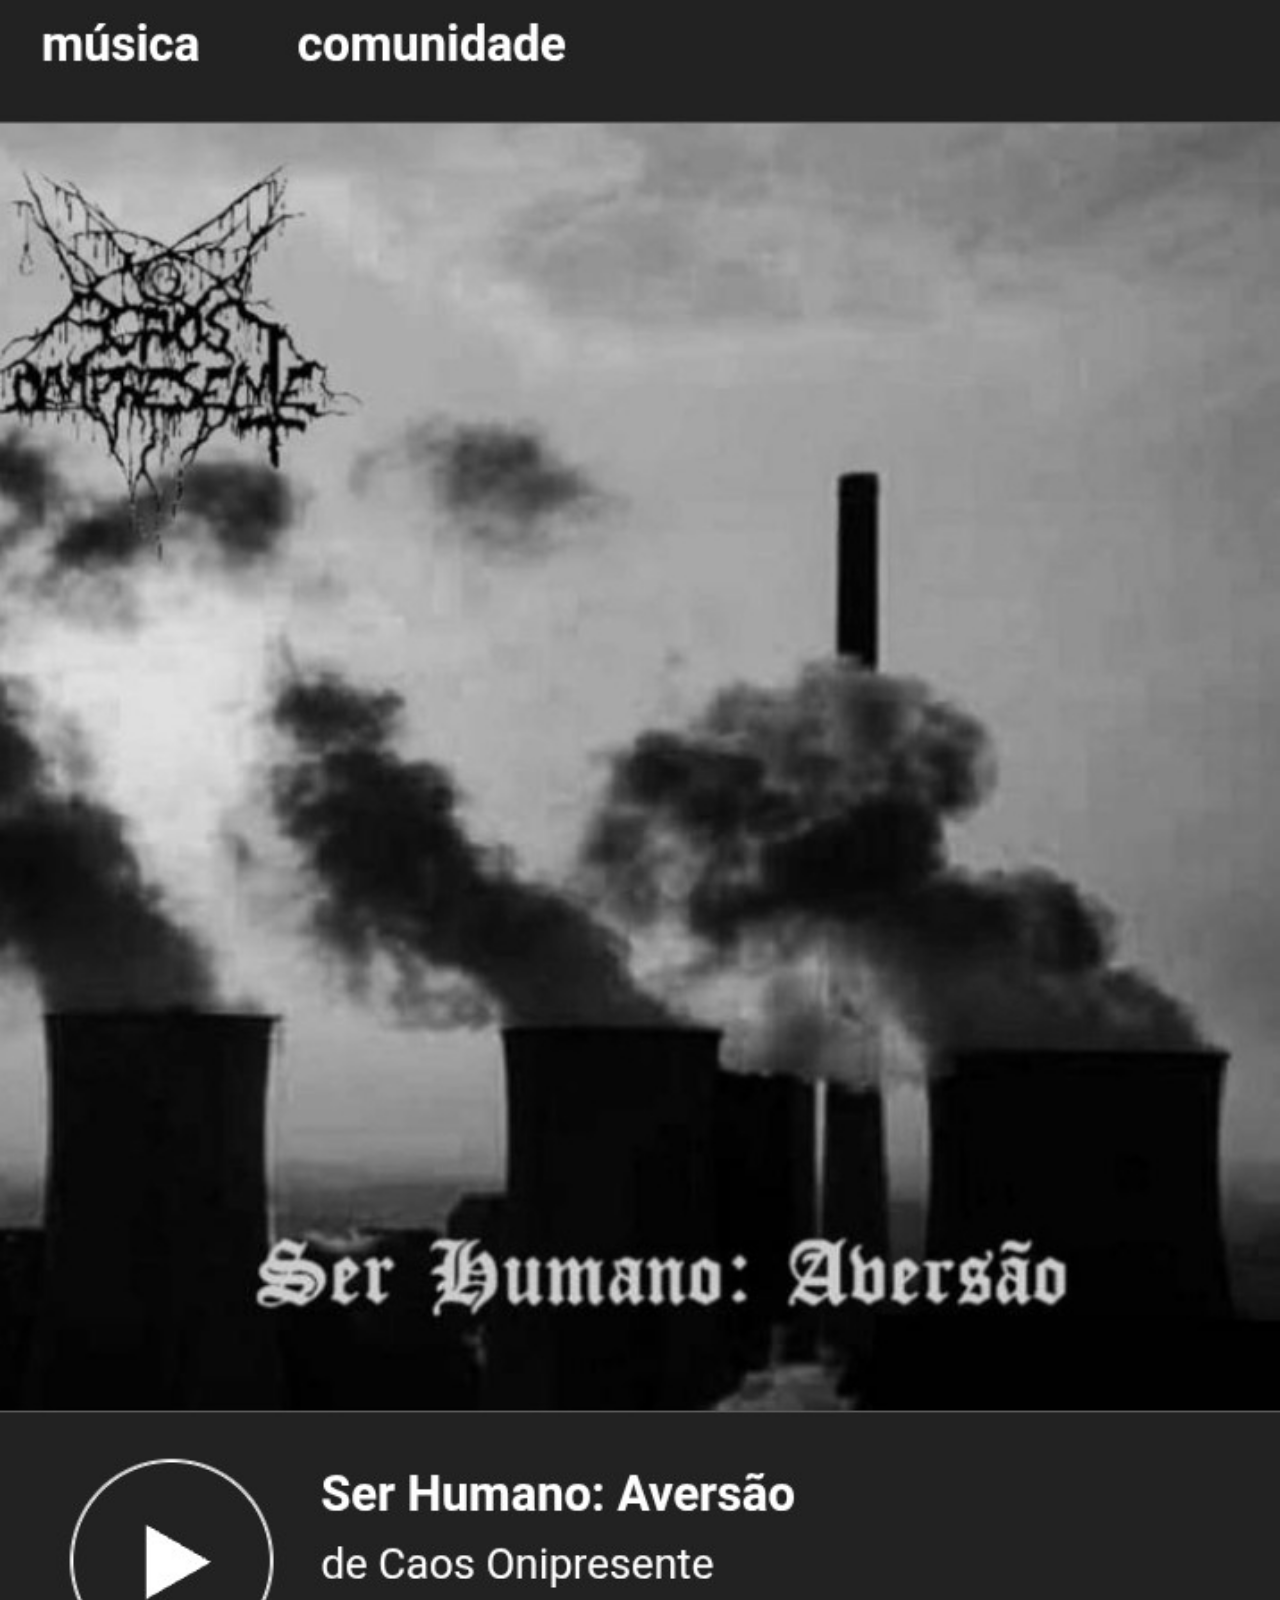
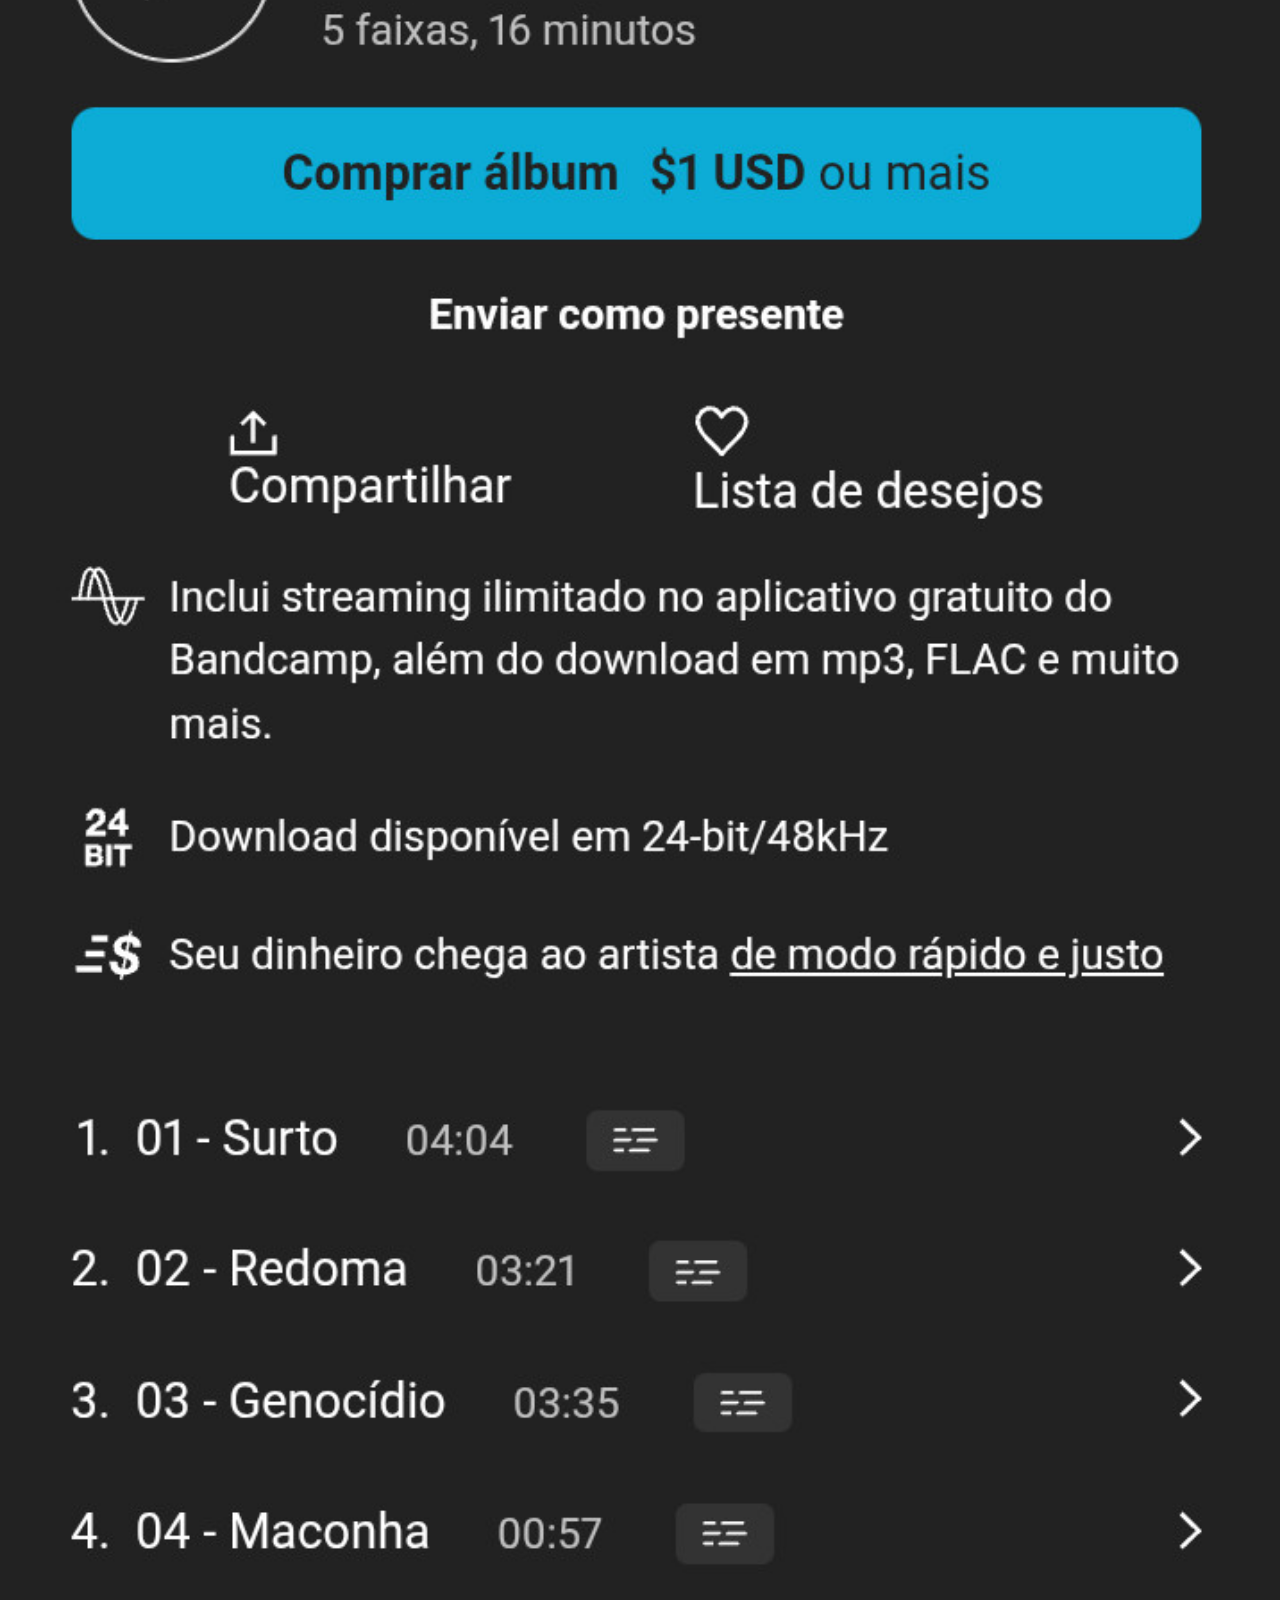
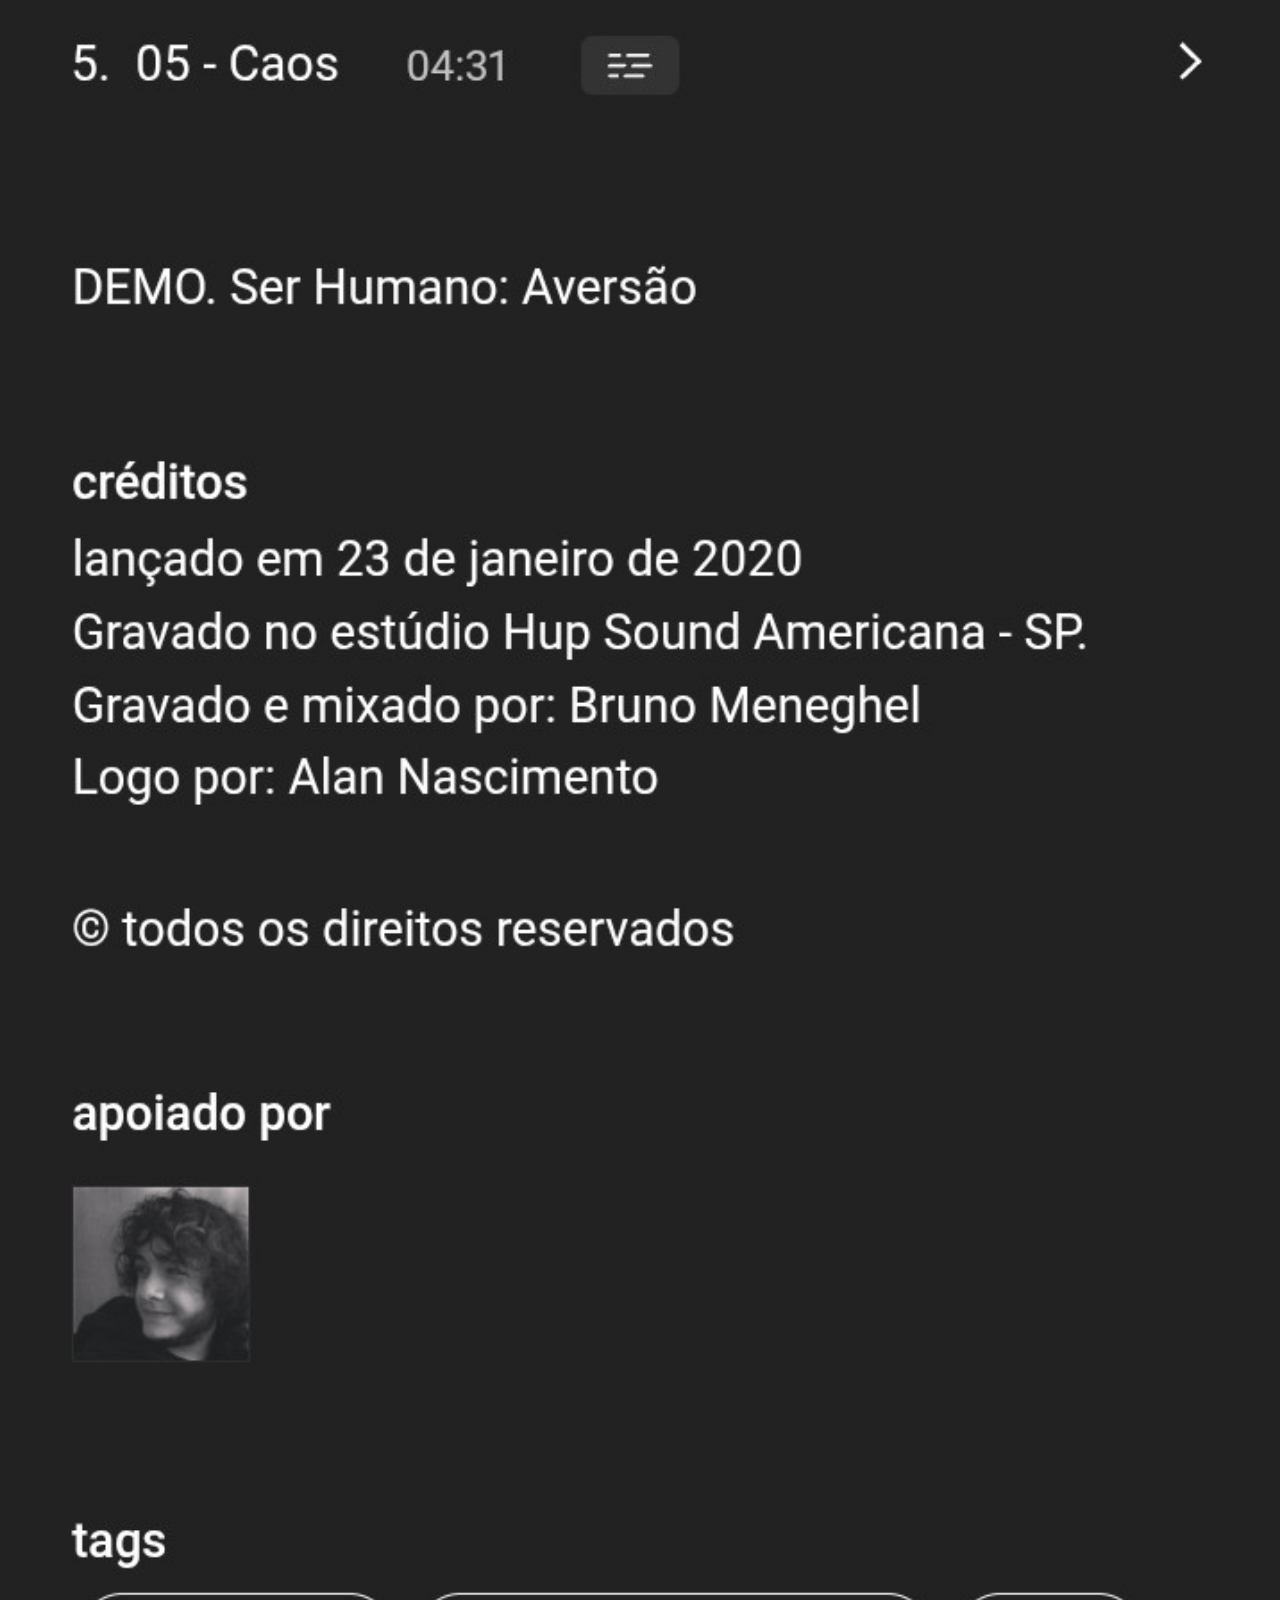
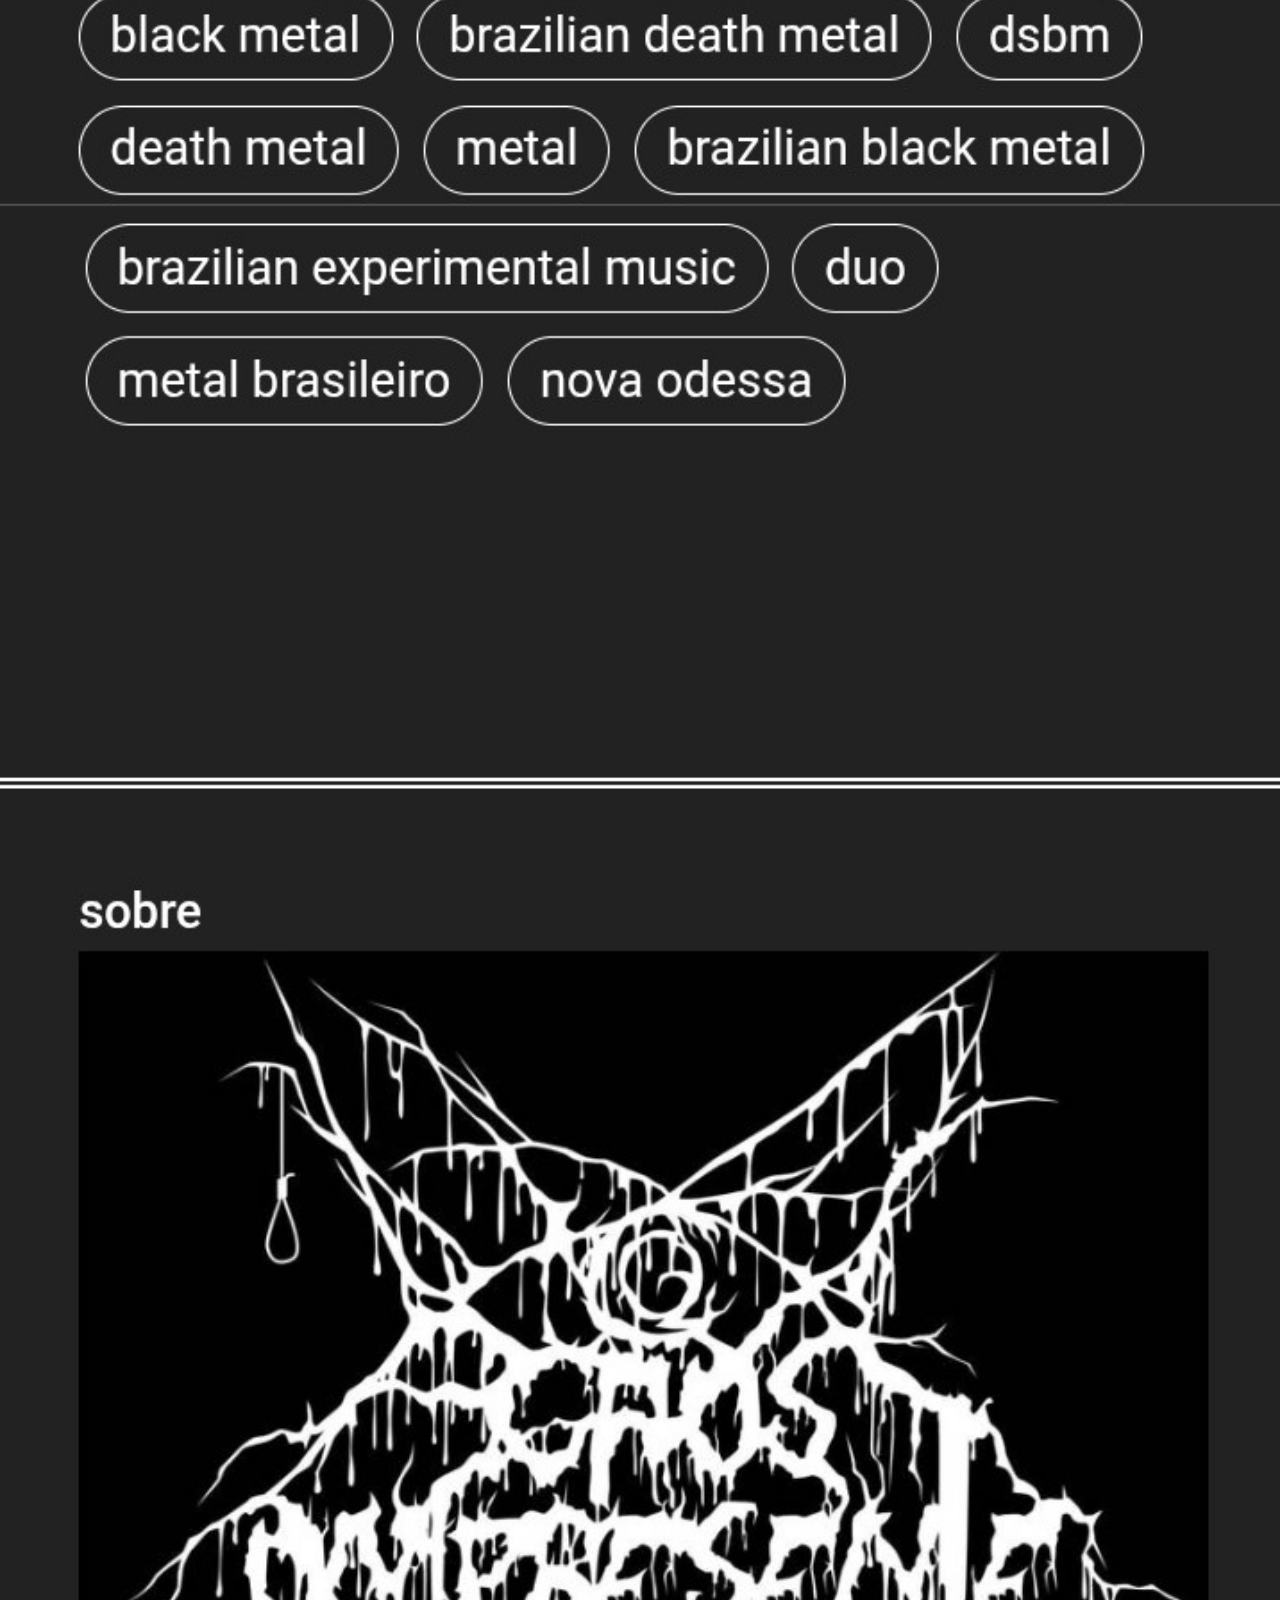
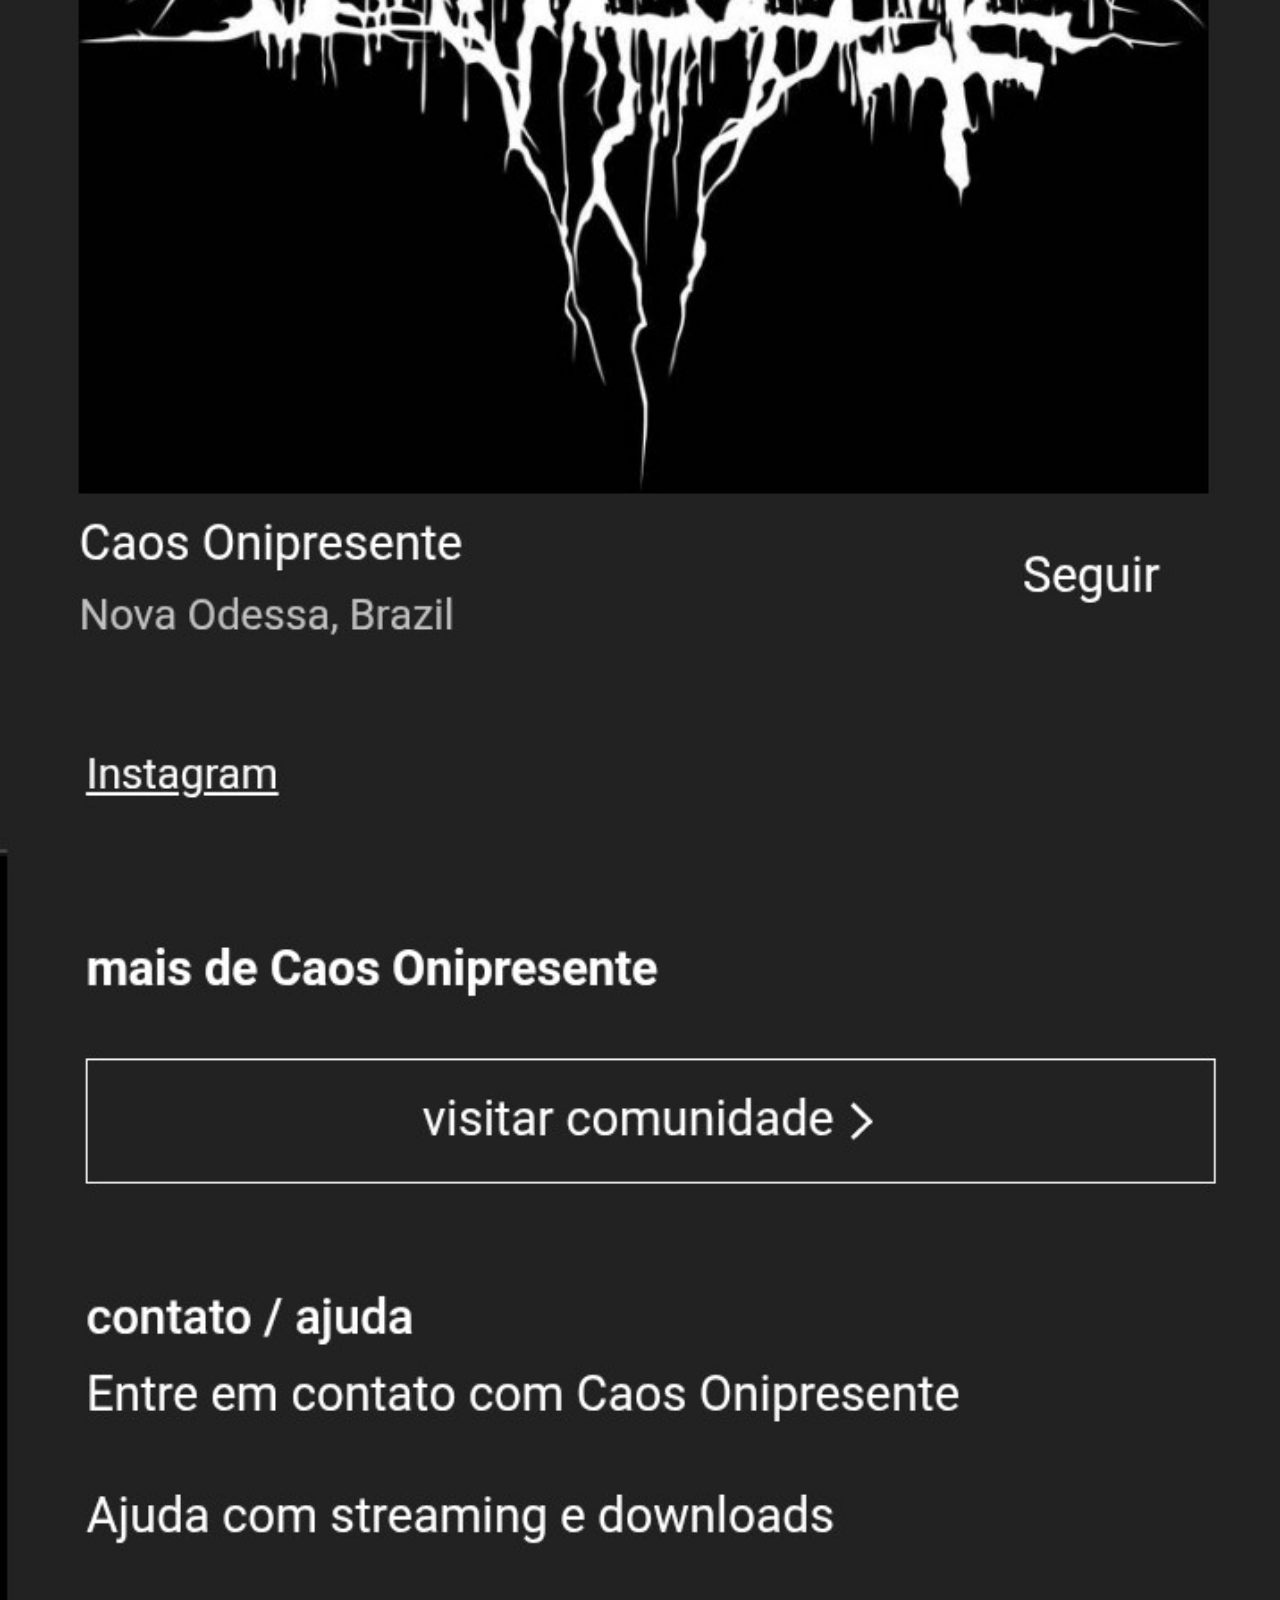
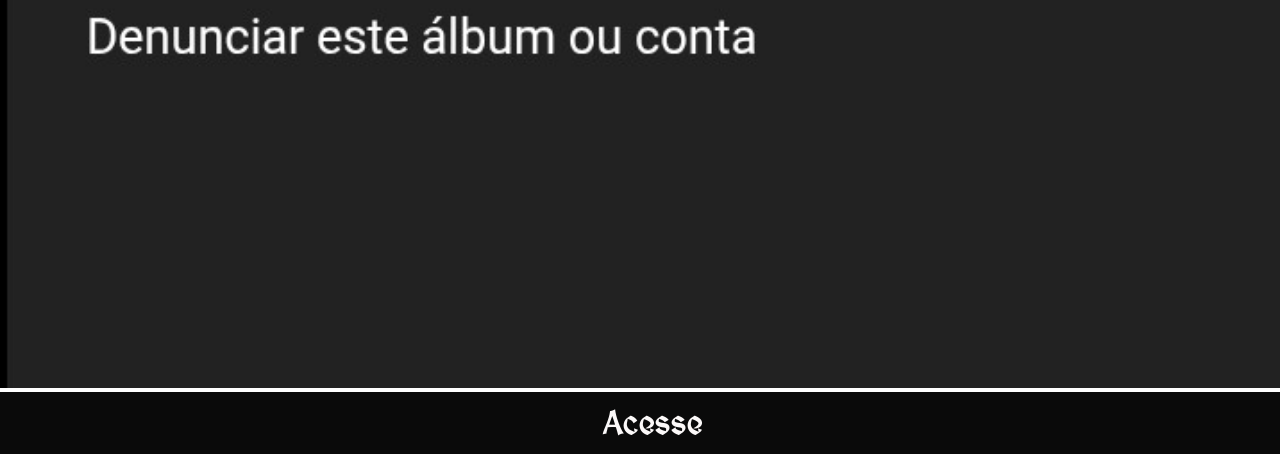
<file: bandcamp.html>
<!DOCTYPE html>
<html lang="pt-br">

<head>
    <meta charset="UTF-8">
    <meta name="viewport" content="width=device-width, initial-scale=1.0">
    <title>Tela bandcamp</title>

    <link rel="stylesheet" href="estilos/paginas.css">

    <style>

        @import url('https://fonts.googleapis.com/css2?family=MedievalSharp&display=swap');

        ::-webkit-scrollbar {
            display: none;
        }

        img {
            
            width: 100%;
            height: 100%;
            object-position: center;
            
        }

        a {
            background-color: rgb(10, 10, 10);
            color: rgb(252, 249, 249);
            width: 100vw;
            padding: 12px;
            display: inline-block;
            text-align: center;
            text-decoration: none;
            font-family: medievalsharp, cursive;
            font-size: 2em;
            font-weight: bolder;
        }

        a:hover {
            background-color: rgb(252, 249, 249);
            color: rgb(10, 10, 10);
            transition: 0.3s;
        }
    </style>
</head>



<body>
    <img src="imagens/img-bandcamp.jpg" alt="insta caos onipresente">
    <a href="https://caosonipresente.bandcamp.com/album/ser-humano-avers-o" target="_blank">Acesse</a>
</body>

</html>
</file>
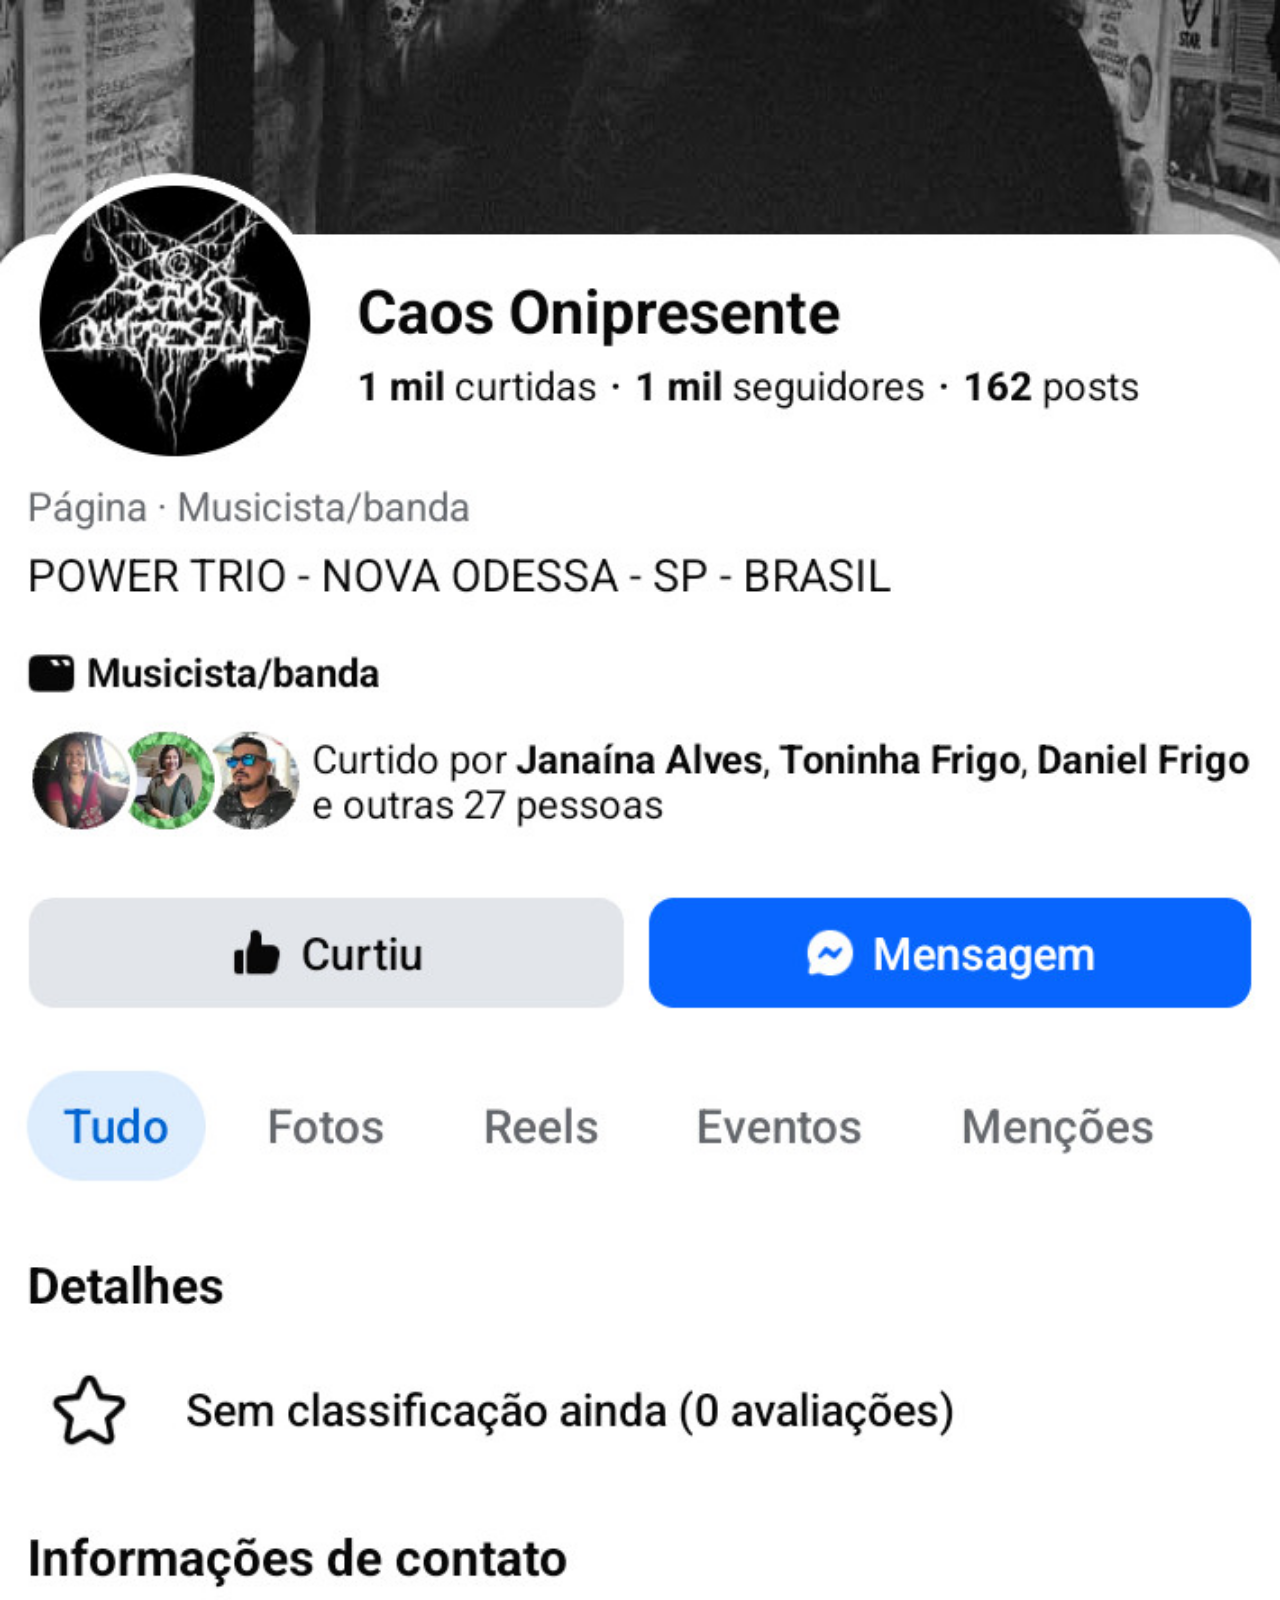
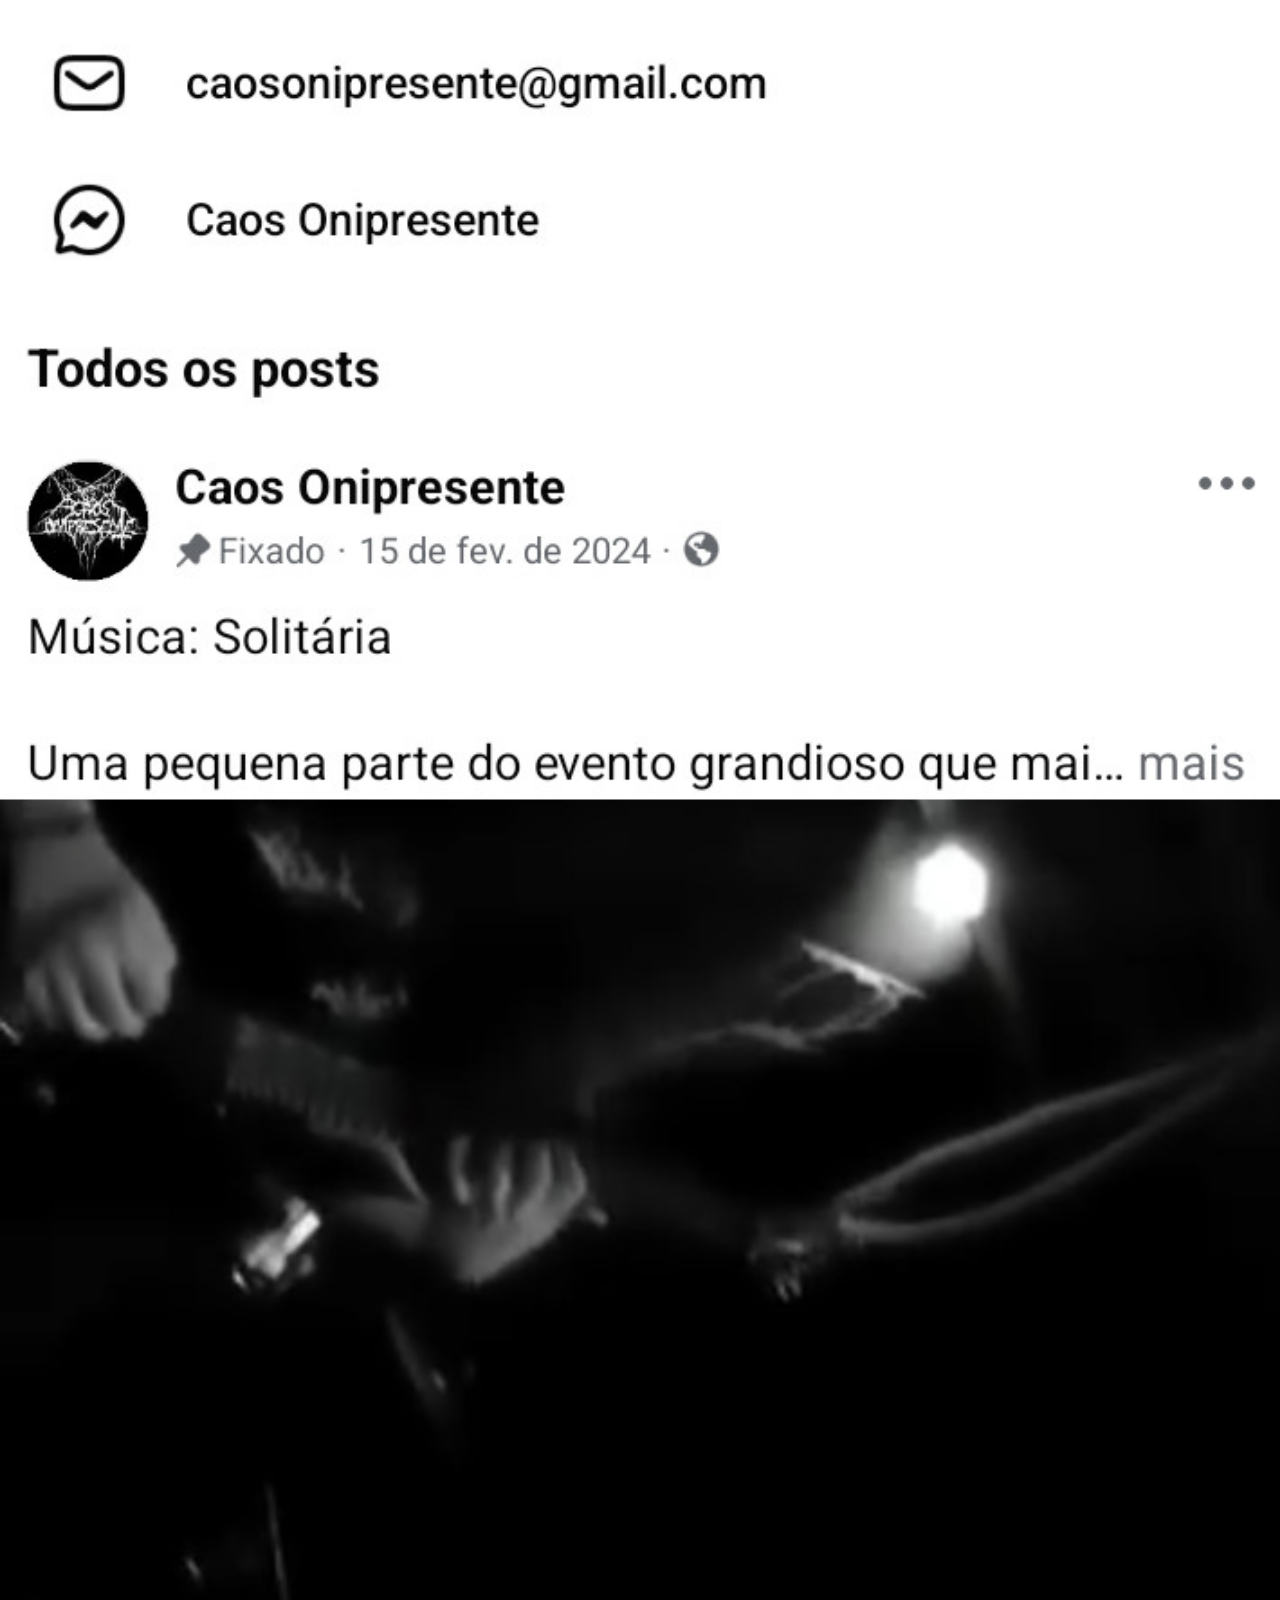
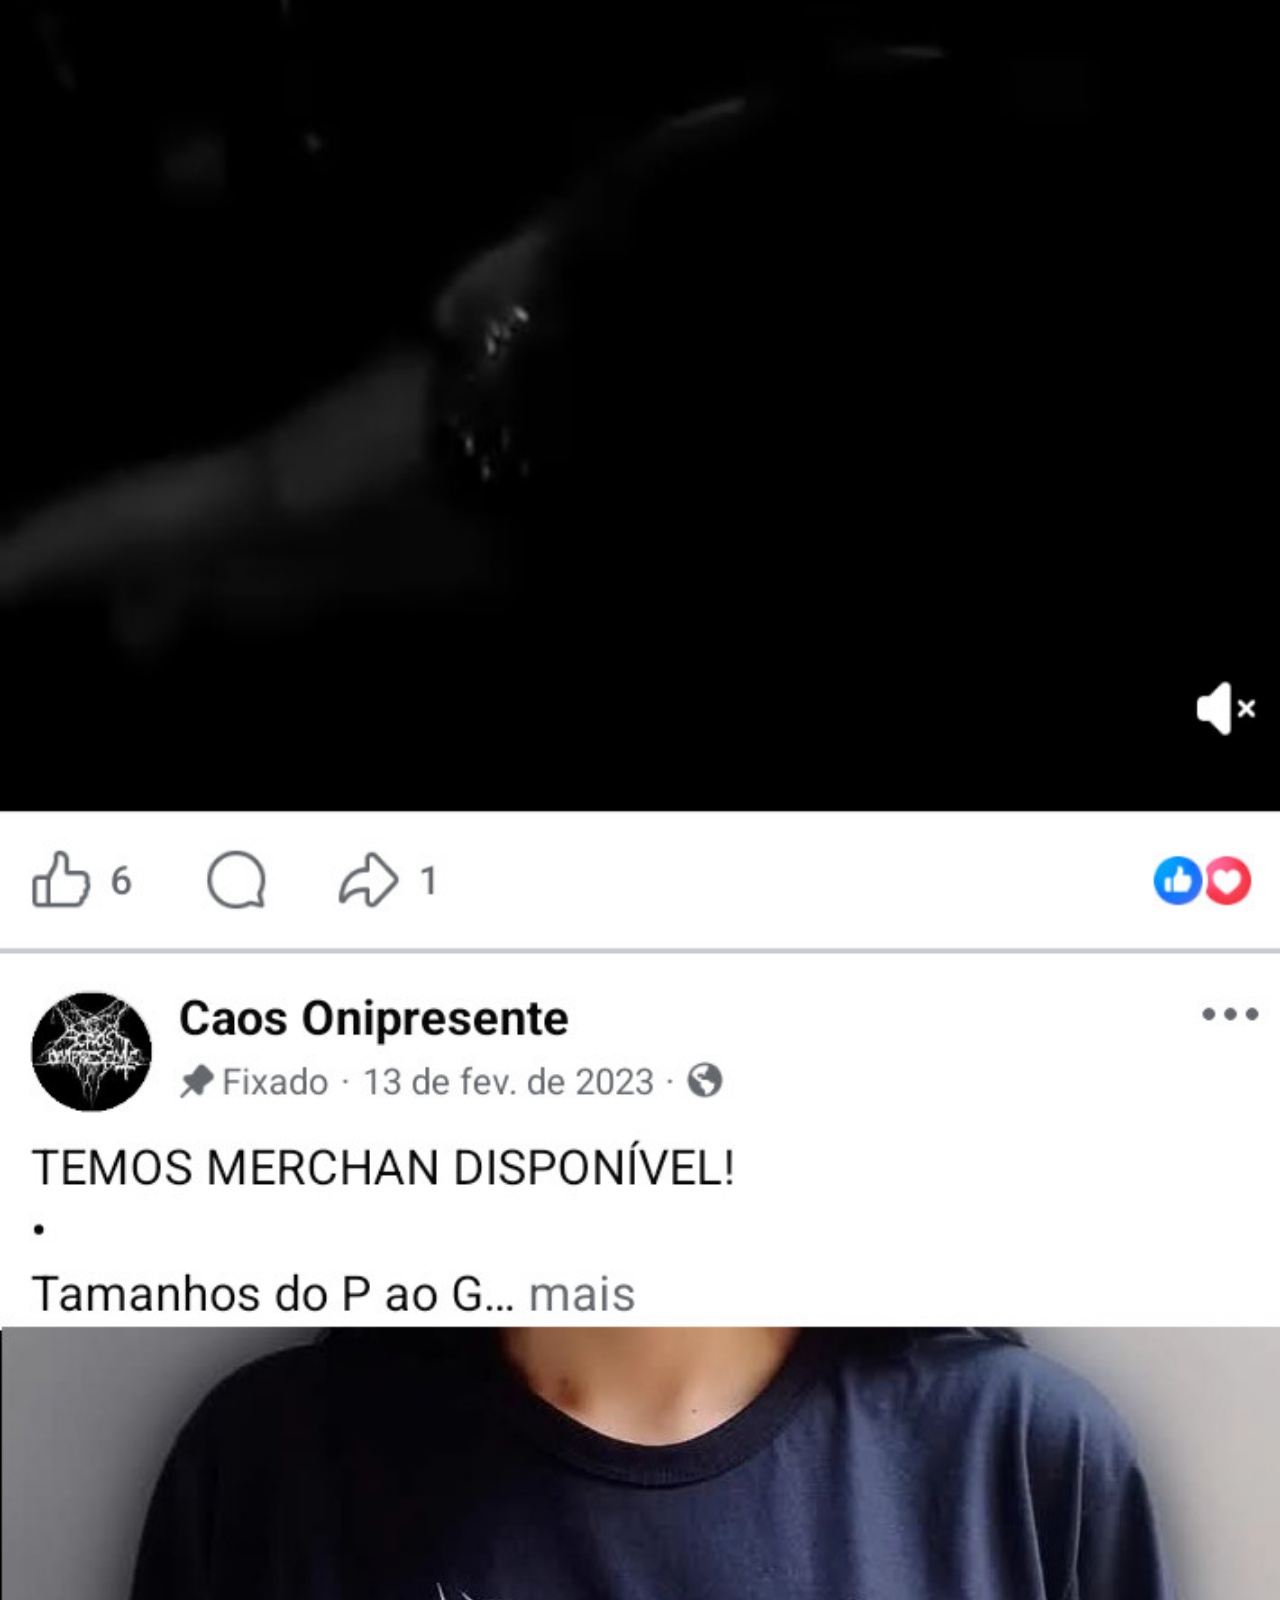
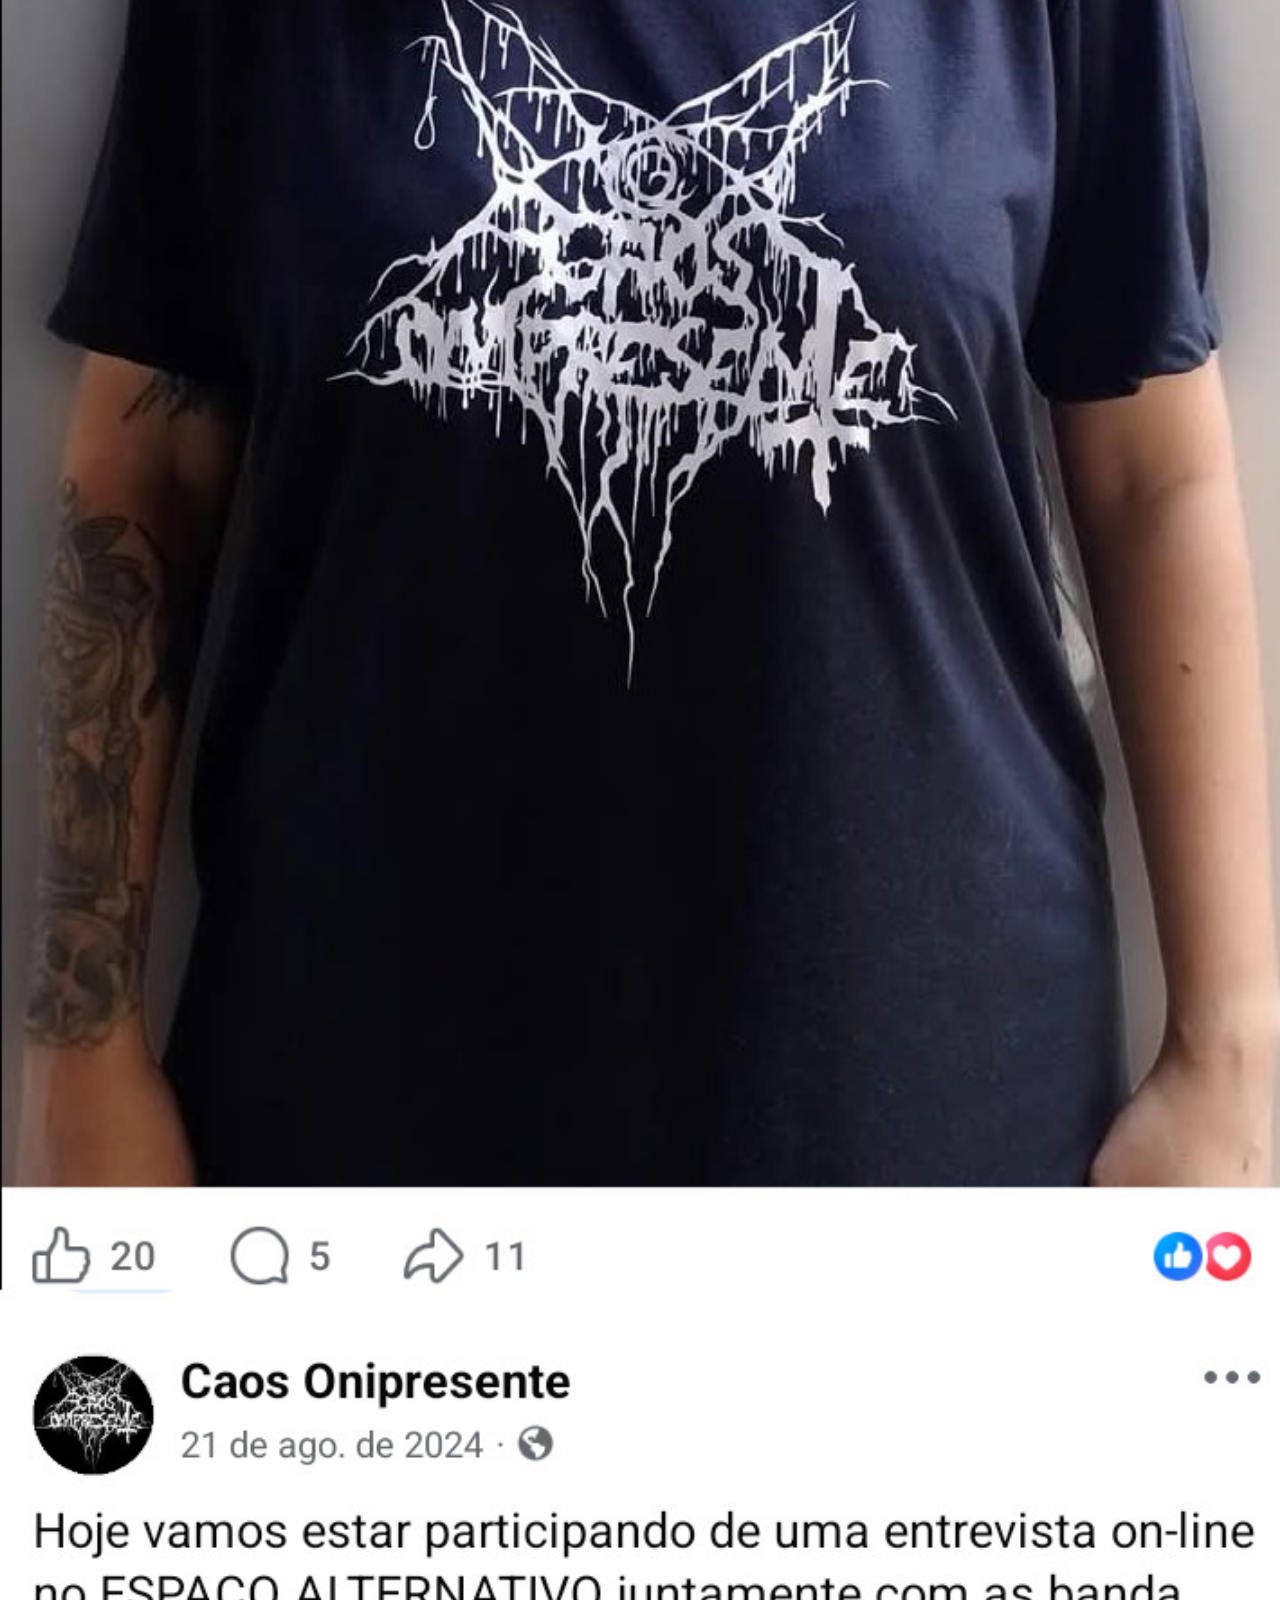
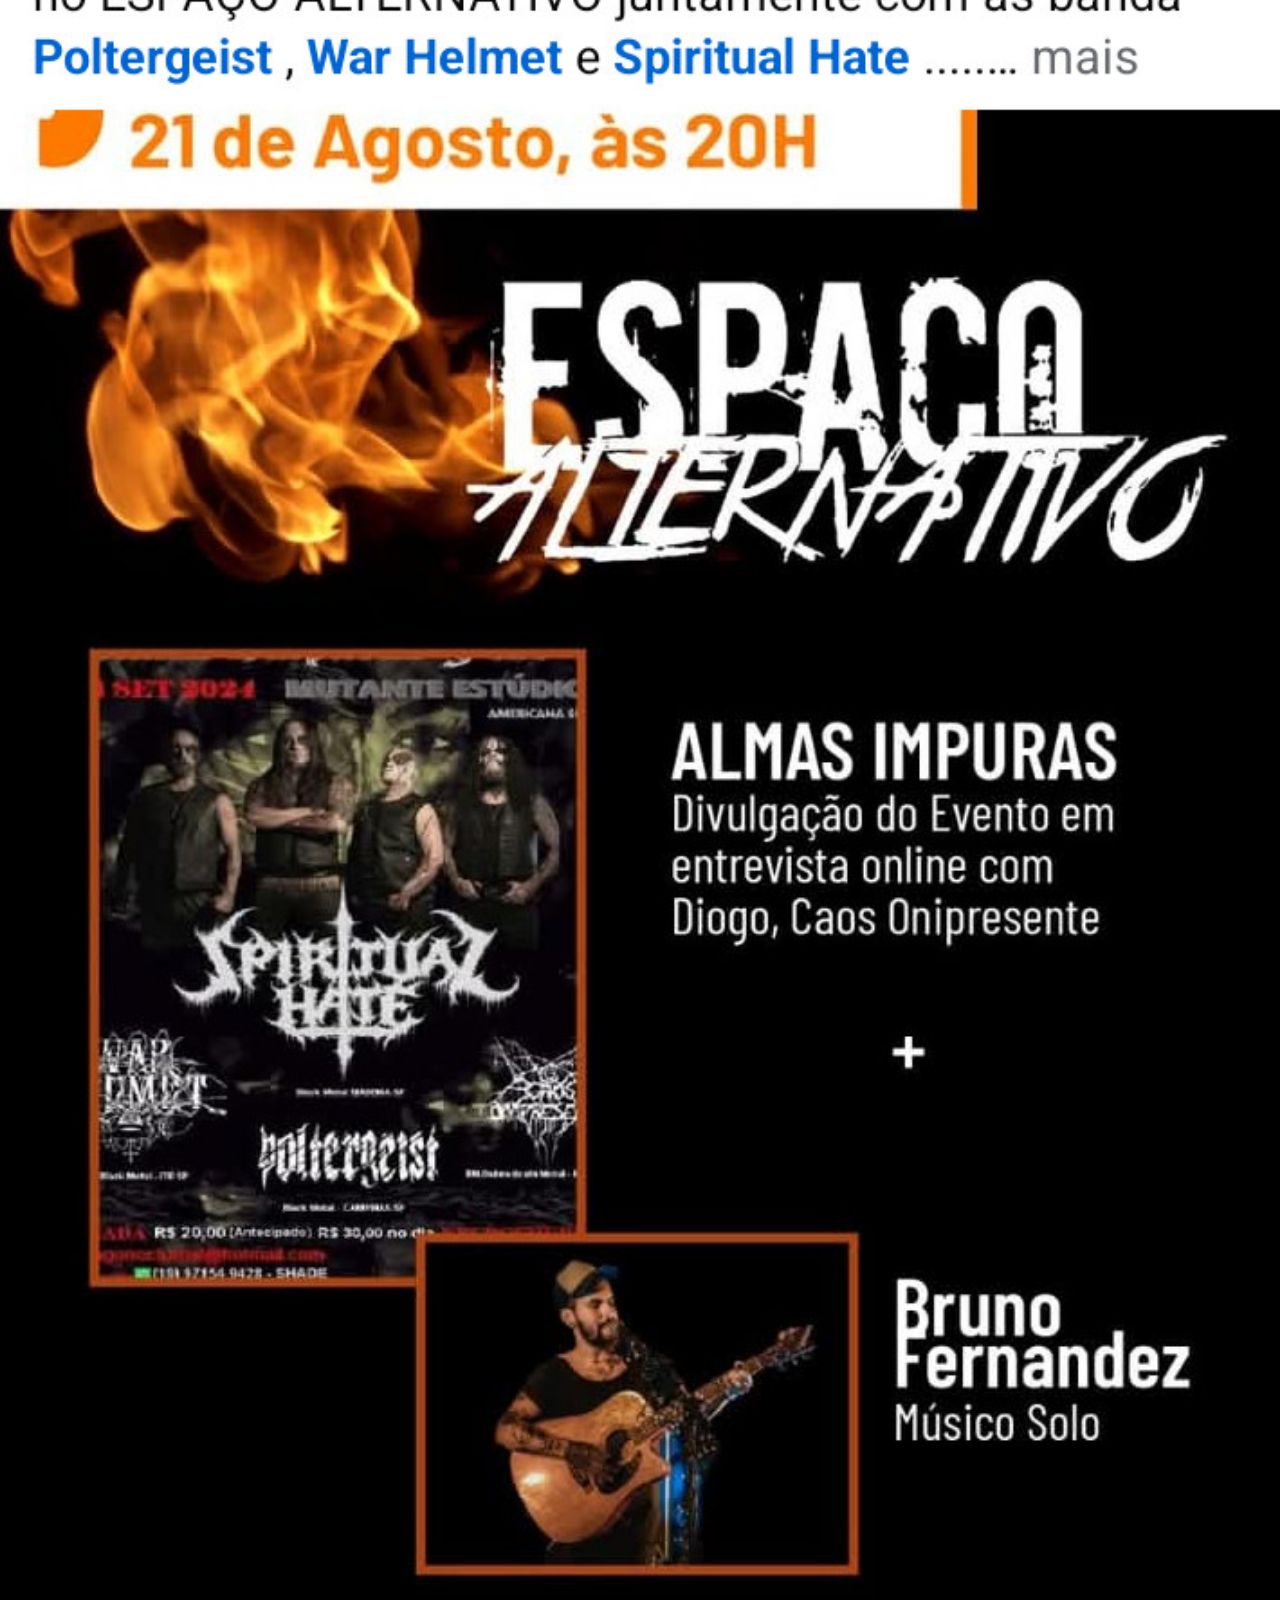
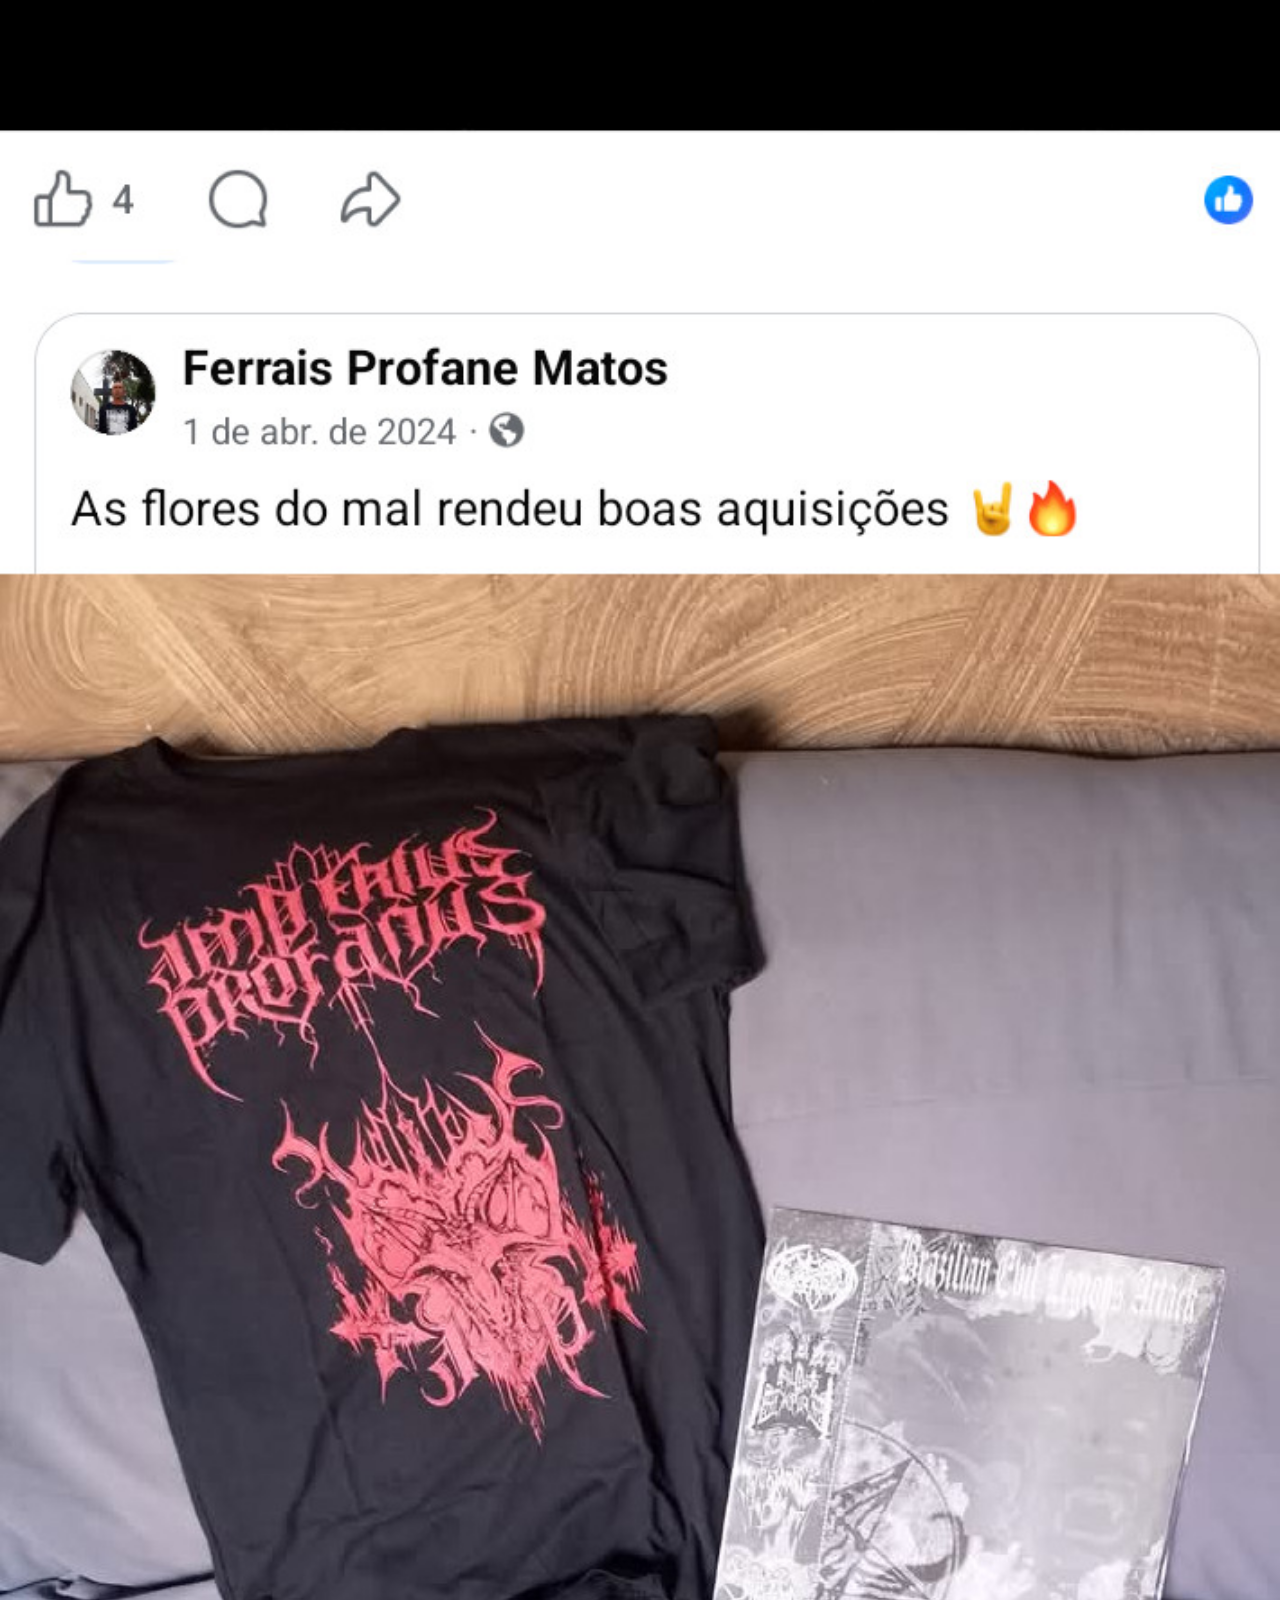
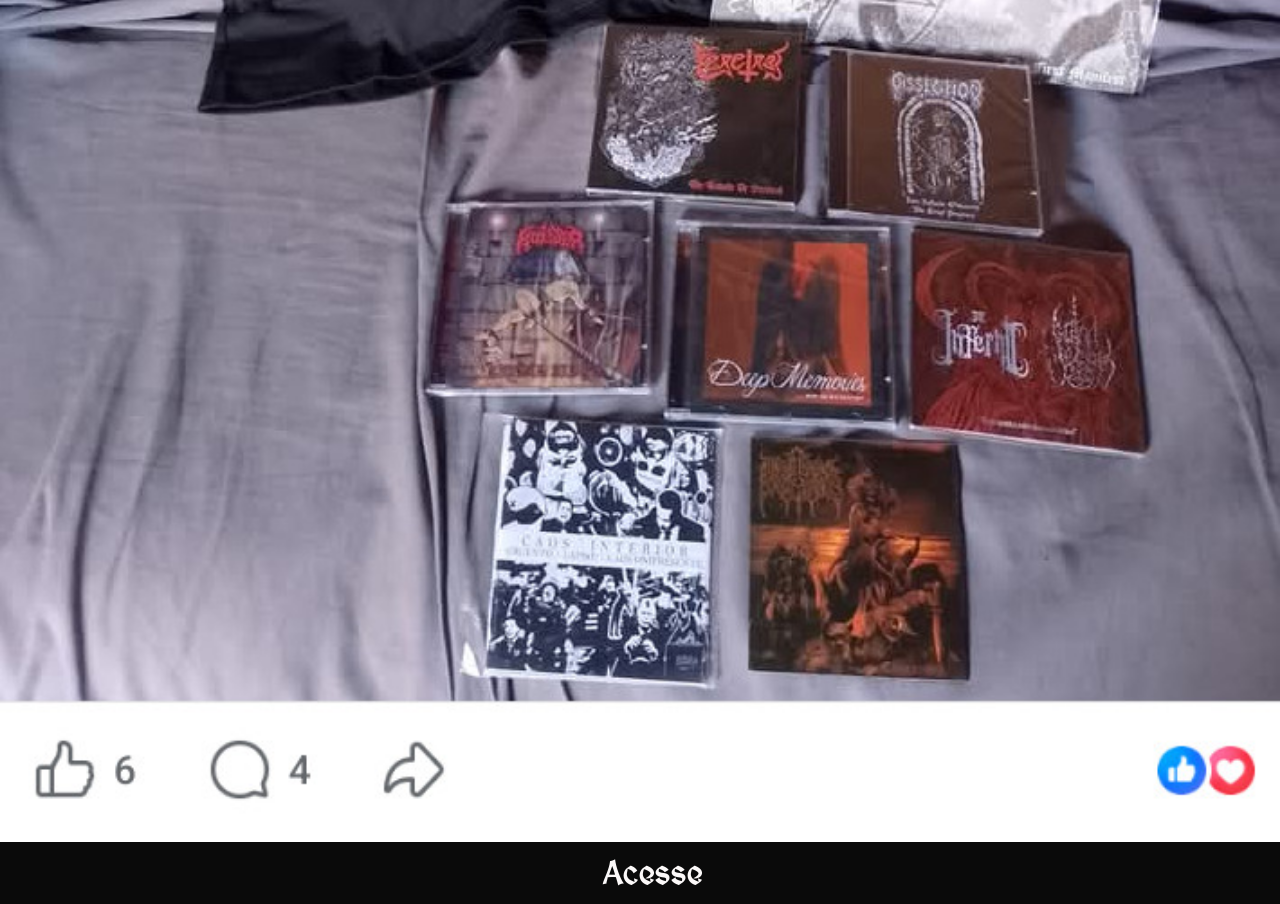
<file: face.html>
<!DOCTYPE html>
<html lang="pt-br">

<head>
    <meta charset="UTF-8">
    <meta name="viewport" content="width=device-width, initial-scale=1.0">
    <title>Tela facebook</title>

    <link rel="stylesheet" href="estilos/paginas.css">

    <style>

        @import url('https://fonts.googleapis.com/css2?family=MedievalSharp&display=swap');

        ::-webkit-scrollbar {
            display: none;
        }

        img {
            
            width: 100%;
            height: 100%;
            object-position: center;
            
        }

        a {
            background-color: rgb(10, 10, 10);
            color: rgb(252, 249, 249);
            width: 100vw;
            padding: 12px;
            display: inline-block;
            text-align: center;
            text-decoration: none;
            font-family: medievalsharp, cursive;
            font-size: 2em;
            font-weight: bolder;
        }

        a:hover {
            background-color: rgb(252, 249, 249);
            color: rgb(10, 10, 10);
            transition: 0.3s;
        }
    </style>
</head>



<body>
    <img src="imagens/img-facebook.jpg" alt="insta caos onipresente">
    <a href="https://www.facebook.com/search/top/?q=caos%20onipresente" target="_blank">Acesse</a>
</body>

</html>
</file>
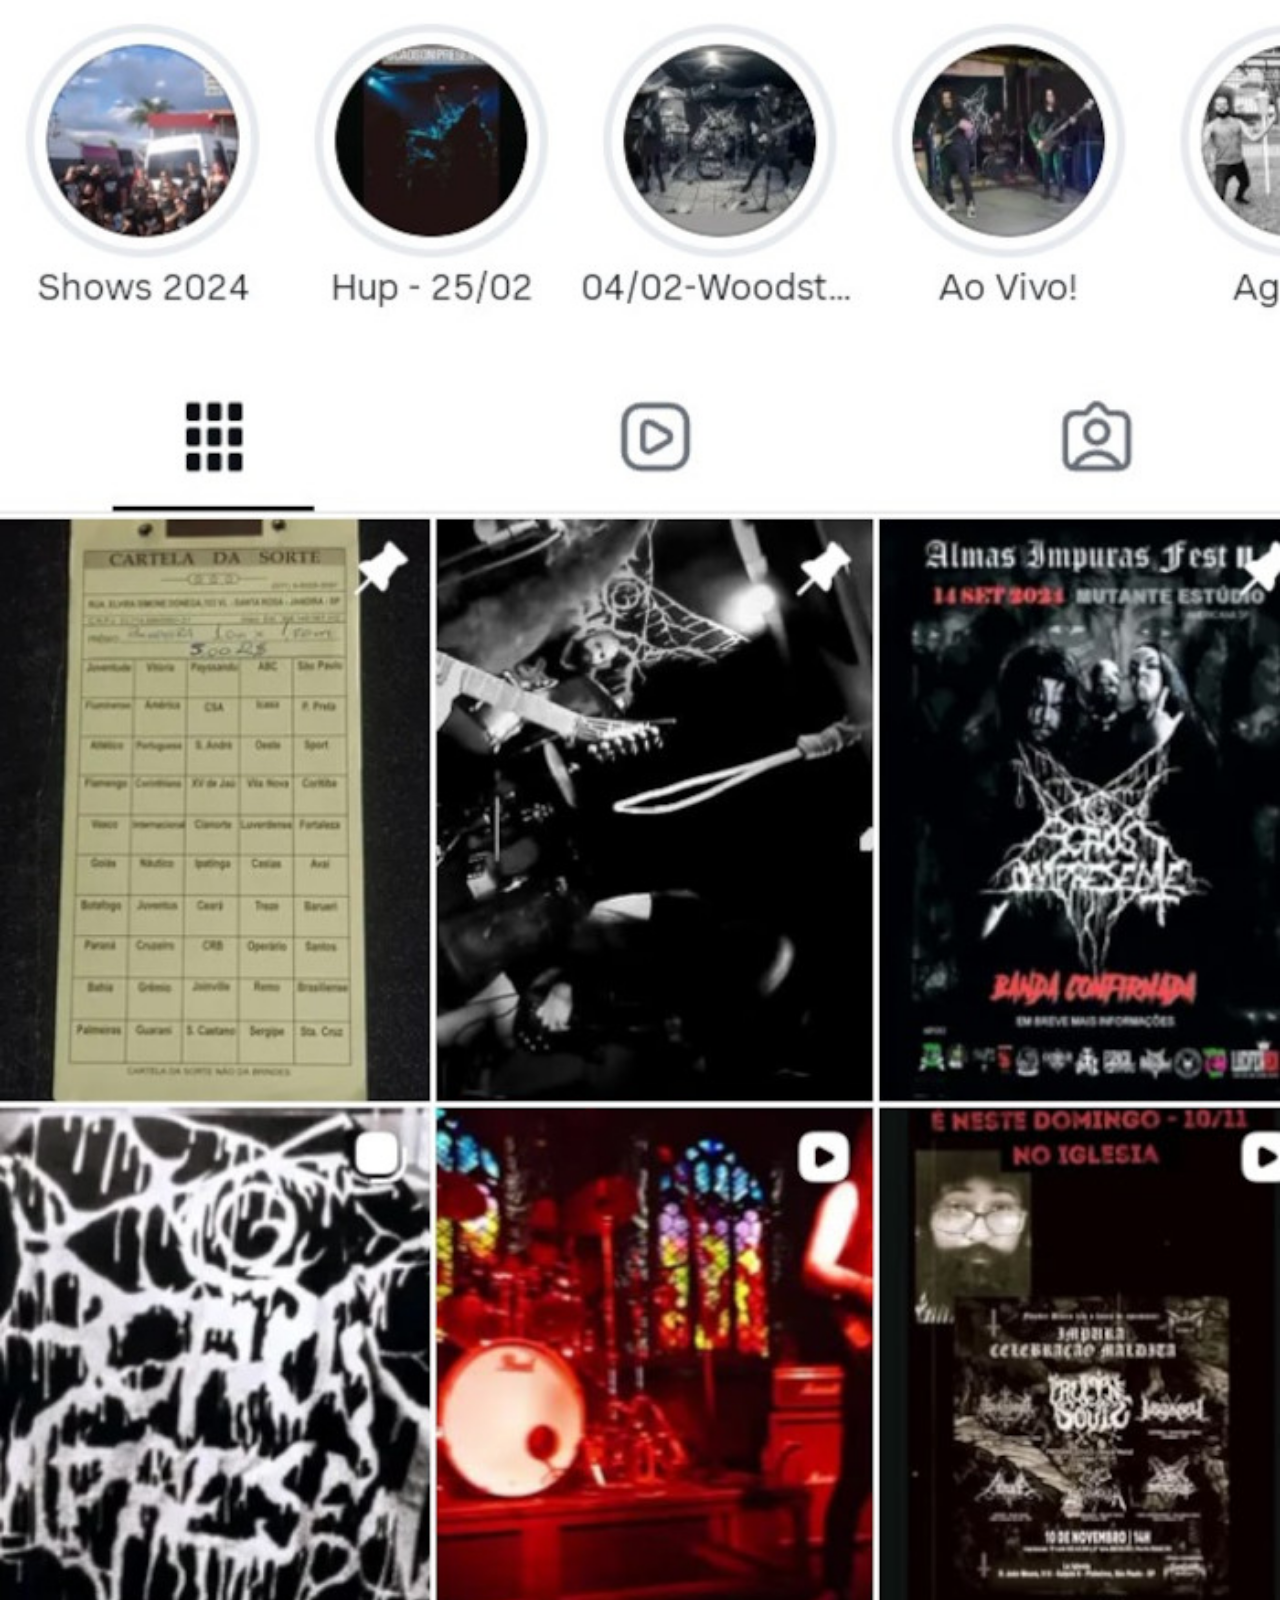
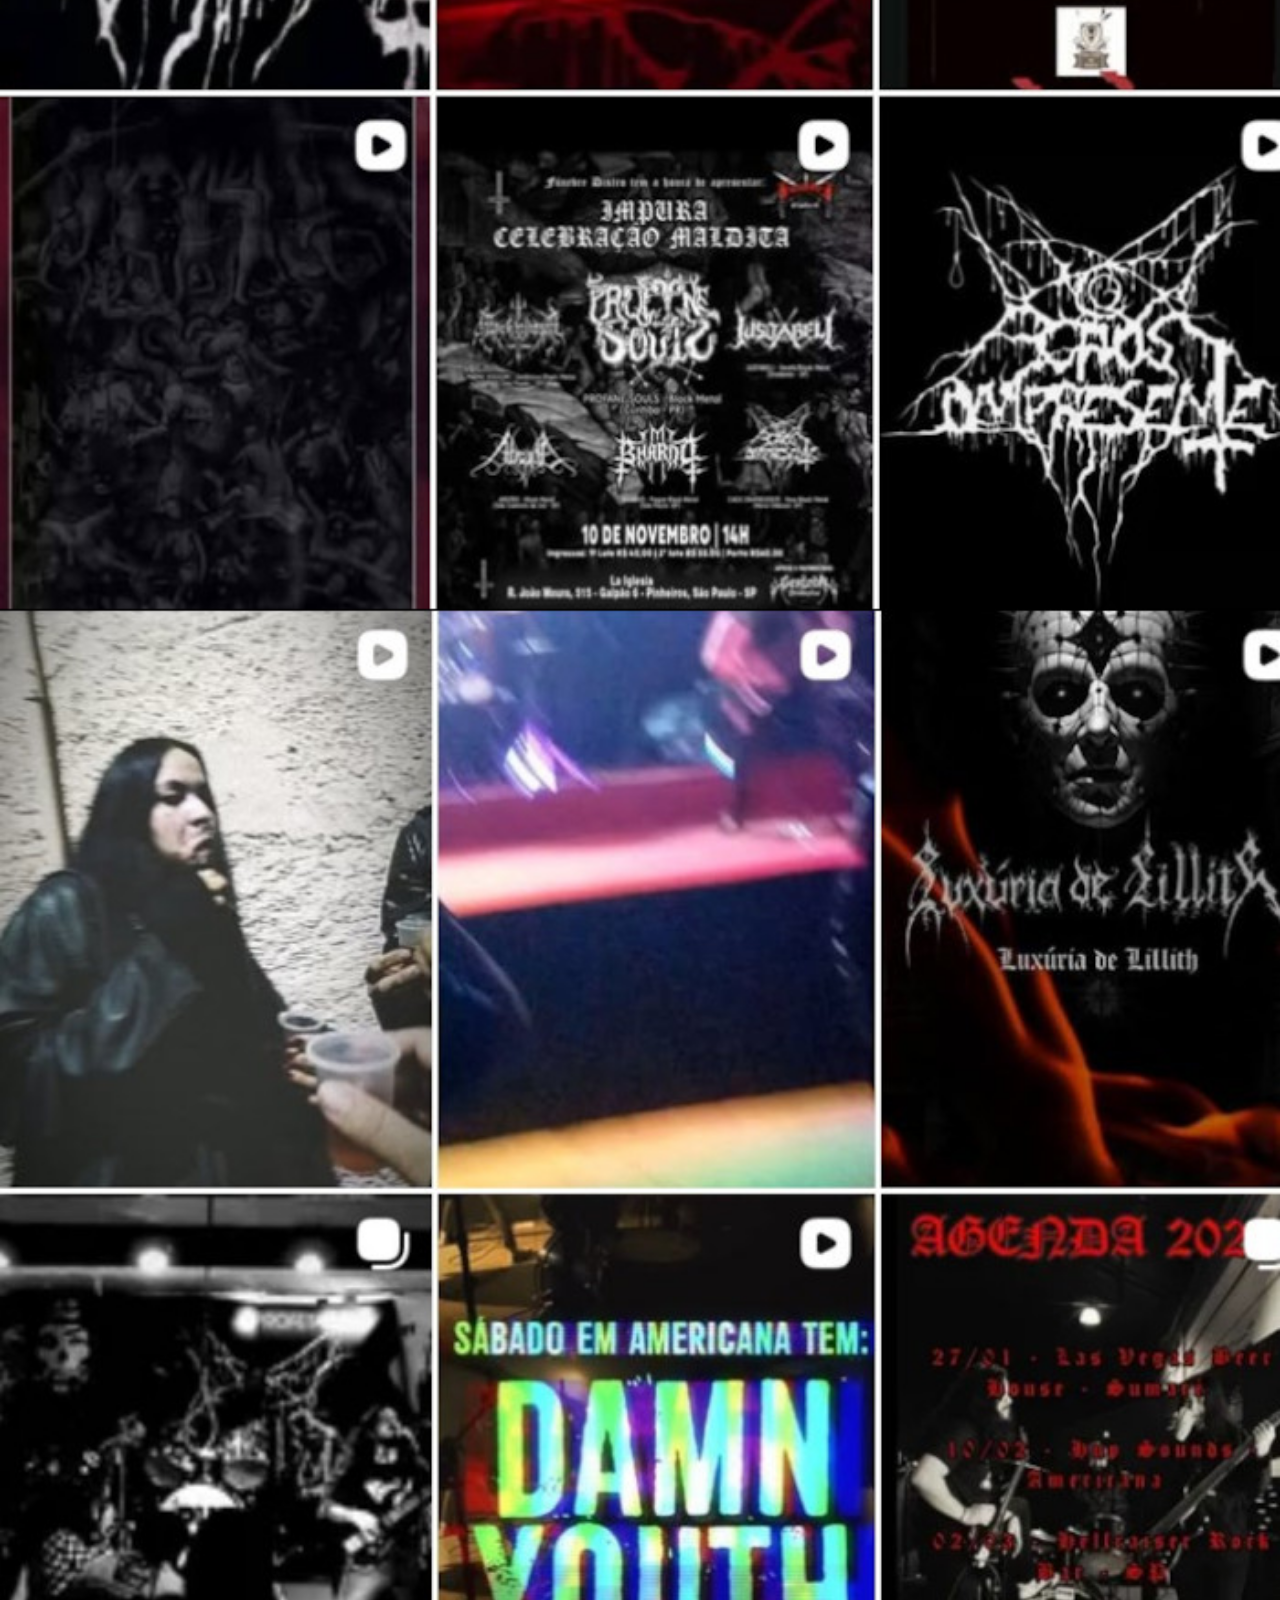
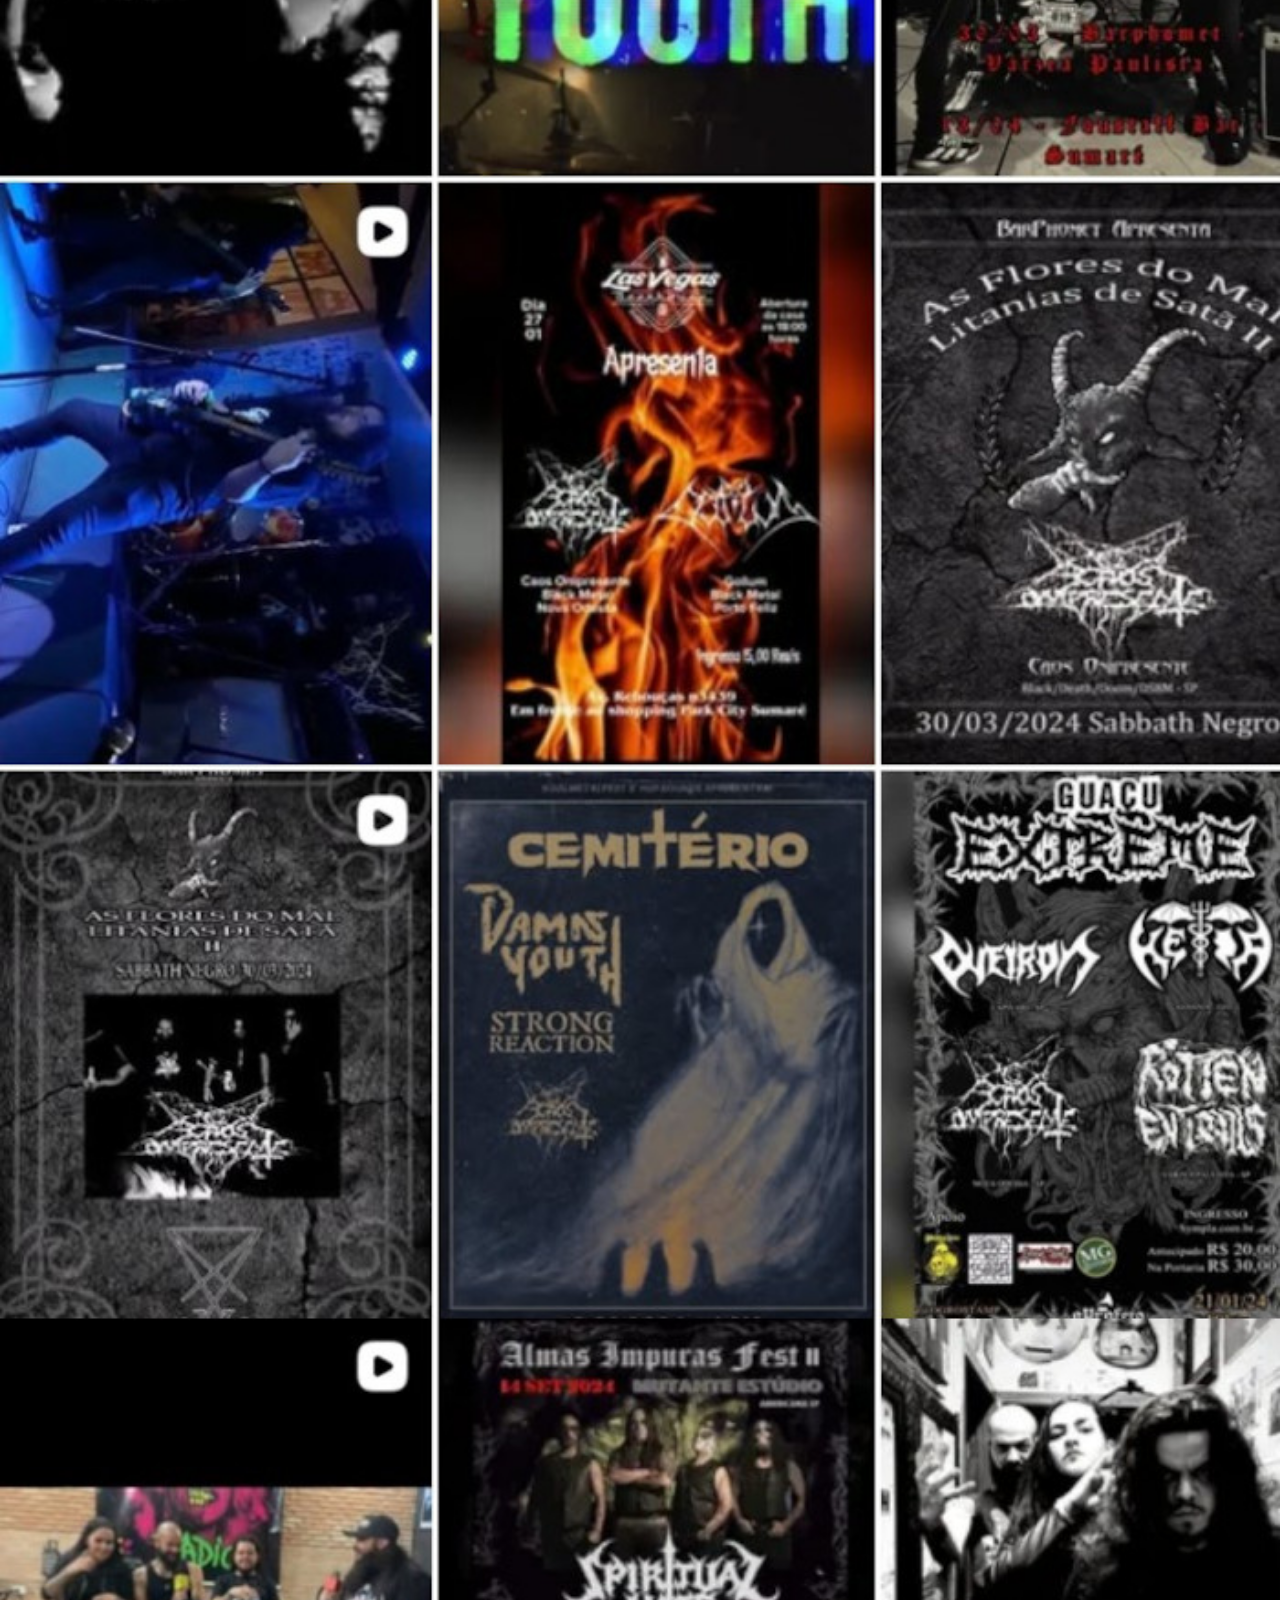
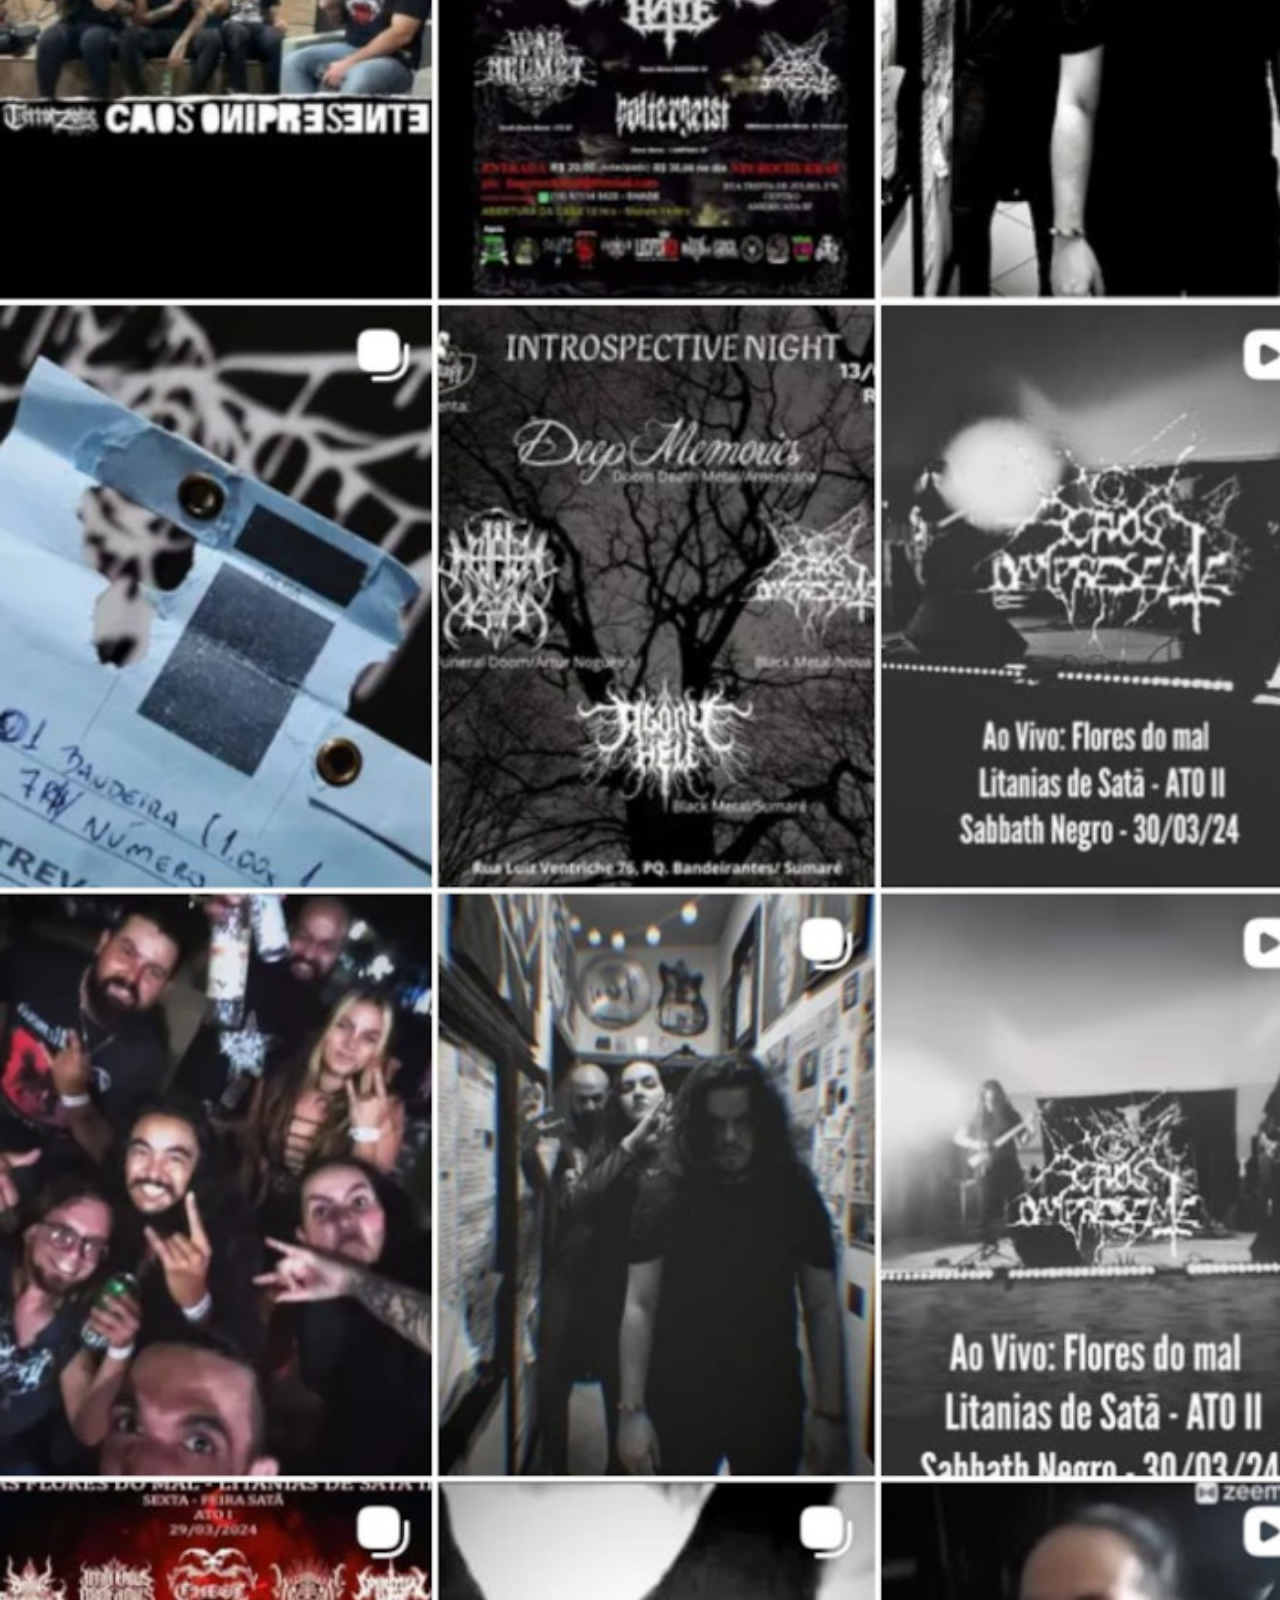
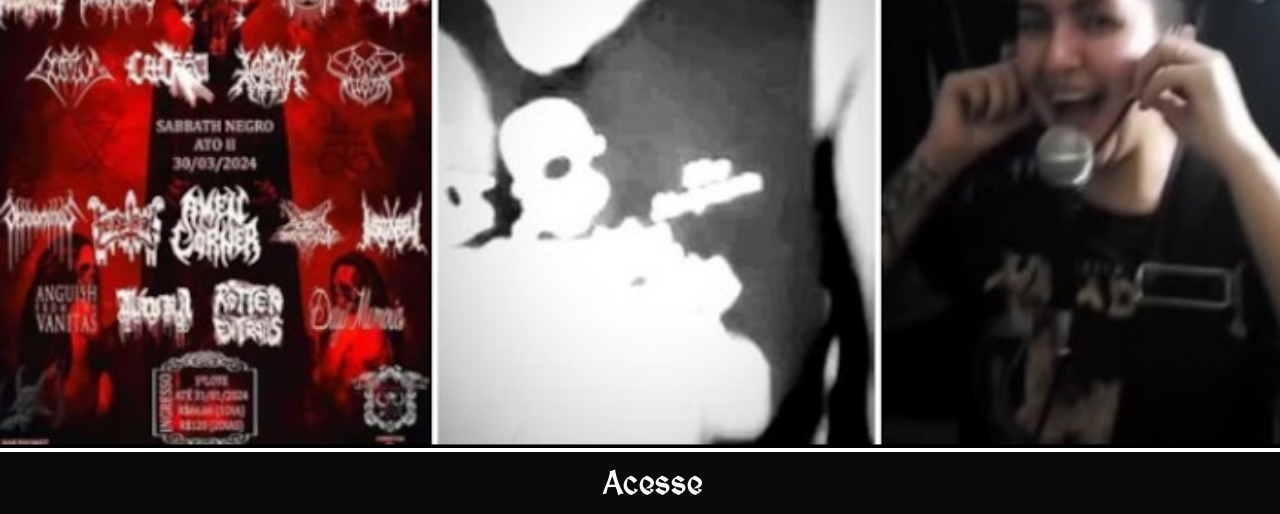
<file: insta.html>
<!DOCTYPE html>
<html lang="pt-br">

<head>
    <meta charset="UTF-8">
    <meta name="viewport" content="width=device-width, initial-scale=1.0">
    <title>Tela instagram</title>

    <link rel="stylesheet" href="estilos/paginas.css">

    <style>

        @import url('https://fonts.googleapis.com/css2?family=MedievalSharp&display=swap');

        ::-webkit-scrollbar {
            display: none;
        }

        img {
            
            width: 100%;
            height: 100%;
            object-position: center;
            
        }

        a {
            background-color: rgb(10, 10, 10);
            color: rgb(252, 249, 249);
            width: 100vw;
            padding: 12px;
            display: inline-block;
            text-align: center;
            text-decoration: none;
            font-family: medievalsharp, cursive;
            font-size: 2em;
            font-weight: bolder;
        }

        a:hover {
            background-color: rgb(252, 249, 249);
            color: rgb(10, 10, 10);
            transition: 0.3s;
        }
    </style>
</head>



<body>
    <img src="imagens/img-insta.jpg" alt="insta caos onipresente">
    <a href="https://www.instagram.com/caosonipresente/" target="_blank">Acesse</a>
</body>

</html>
</file>
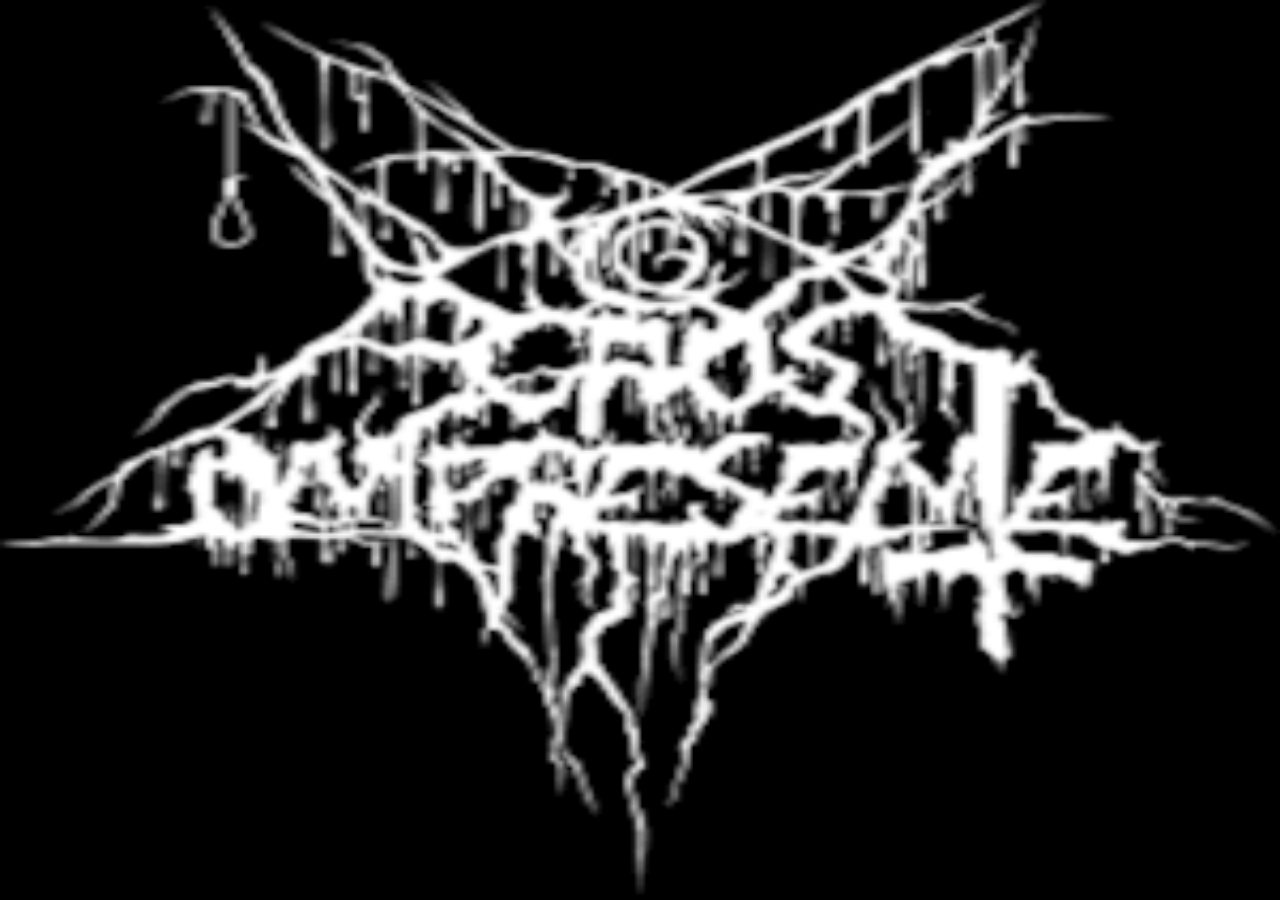
<file: logocaos.html>
<!DOCTYPE html>
<html lang="pt-br">

<head>
    <meta charset="UTF-8">
    <meta name="viewport" content="width=device-width, initial-scale=1.0">
    <title>Logo caos onipresente</title>
    <link rel="stylesheet" href="estilos/paginas.css">

    
</head>

<body>
    <img src="imagens/logo-caos-onipresente.png" alt="logo caos onipresente">
</body>

</html>
</file>
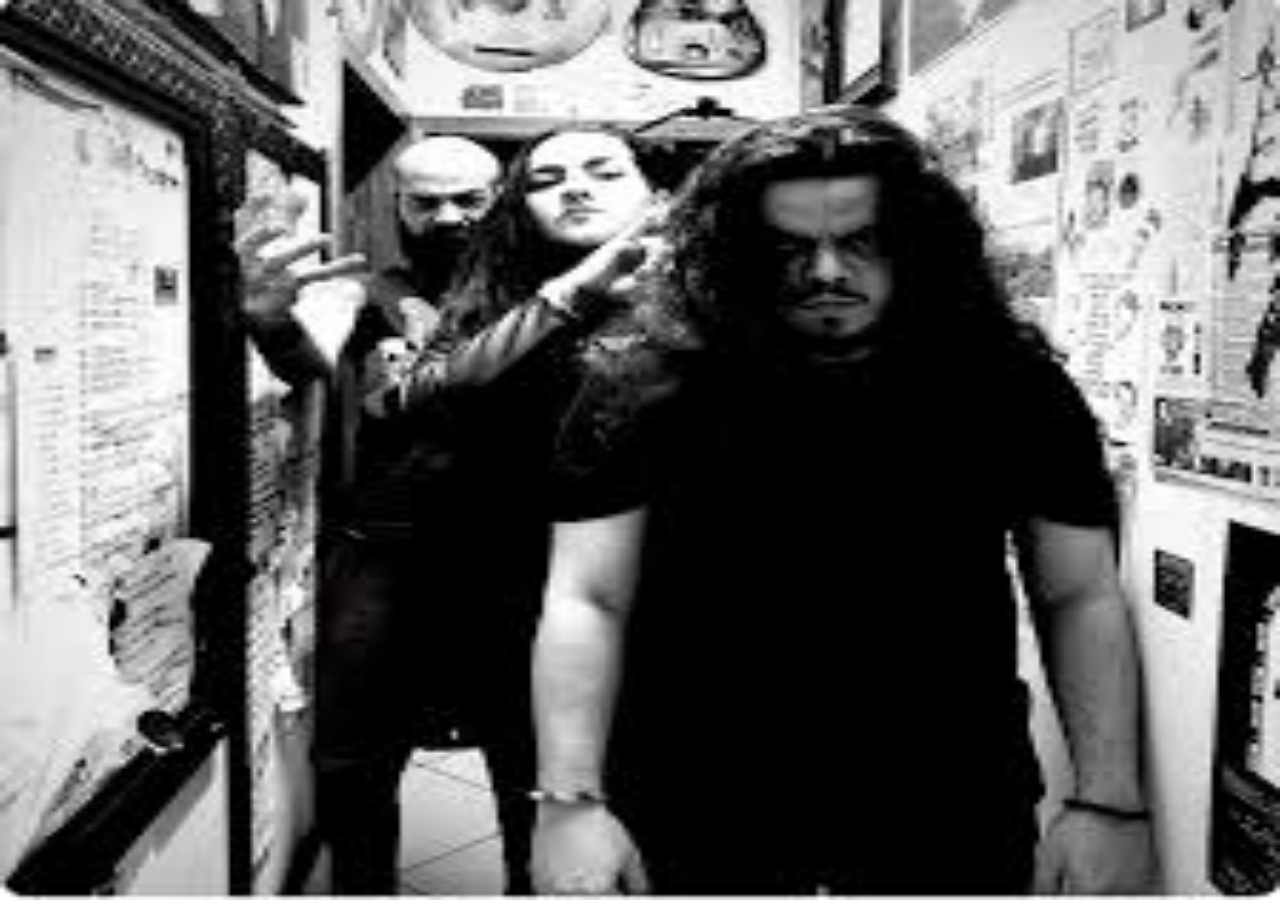
<file: pginicial.html>
<!DOCTYPE html>
<html lang="pt-br">

<head>
    <meta charset="UTF-8">
    <meta name="viewport" content="width=device-width, initial-scale=1.0">
    <title>Página inicial</title>

    <link rel="stylesheet" href="estilos/paginas.css">

    <style>
        
        ::-webkit-scrollbar {
            display: none;
        }
        
    </style>
</head>

<body>
    <img src="imagens/foto-caos-onipresente.jpeg" alt="foto caos onipresente">
</body>

</html>
</file>
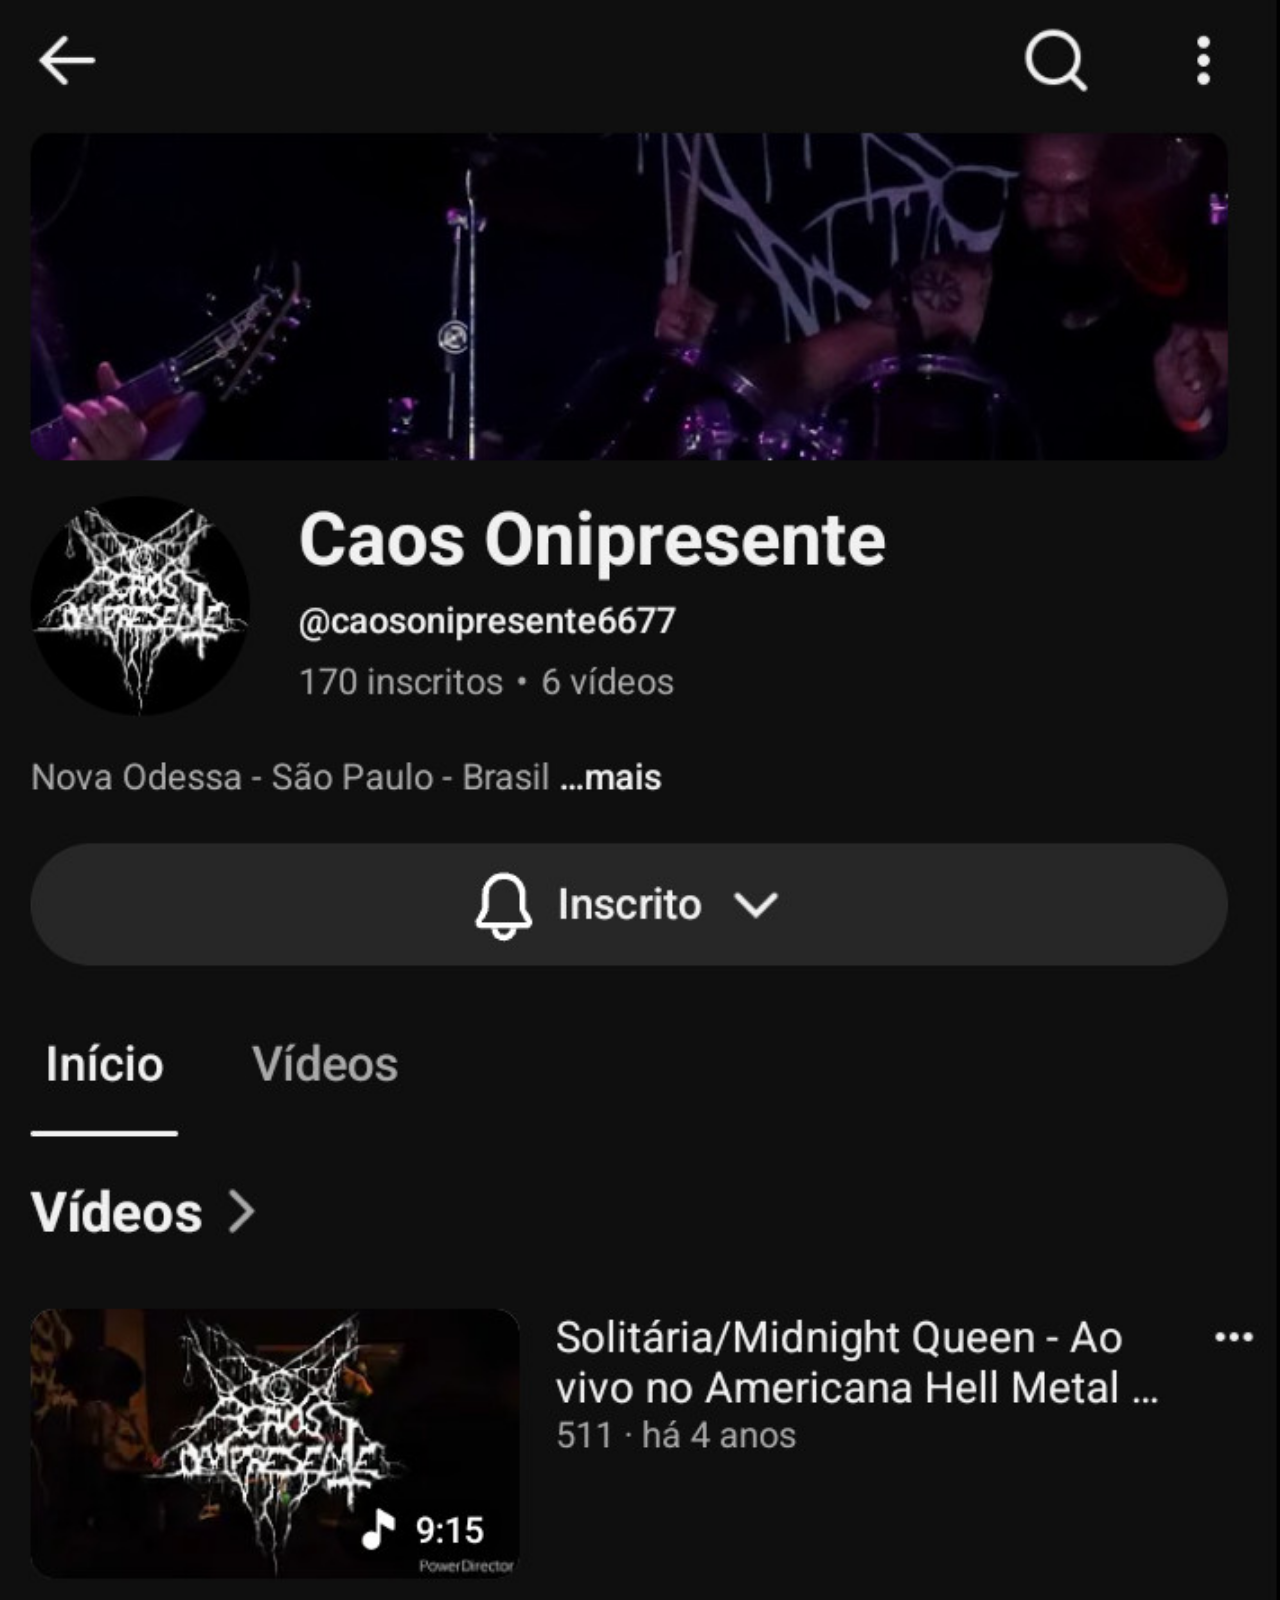
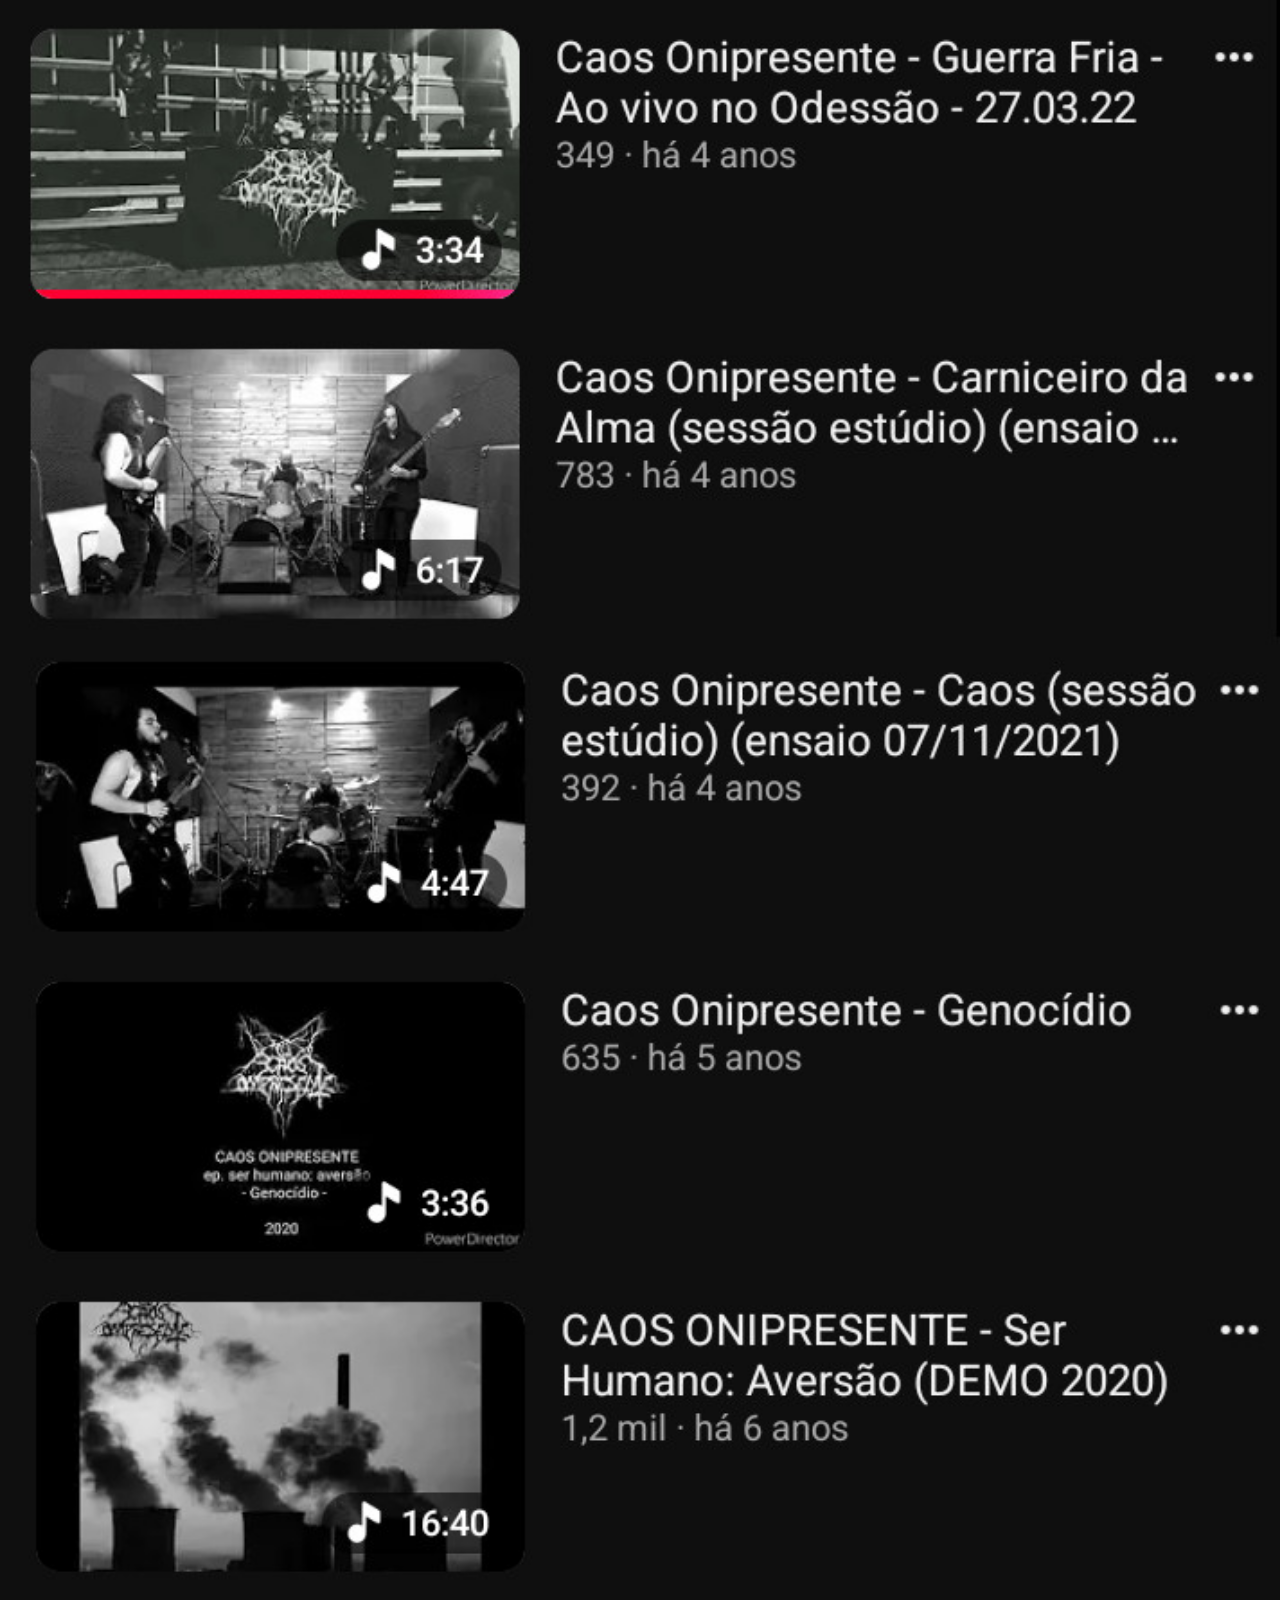
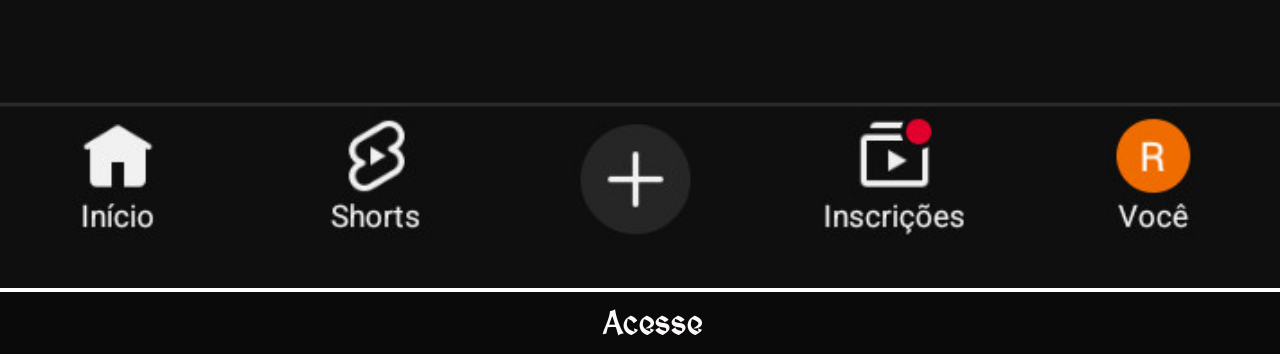
<file: Youtube.html>
<!DOCTYPE html>
<html lang="pt-br">

<head>
    <meta charset="UTF-8">
    <meta name="viewport" content="width=device-width, initial-scale=1.0">
    <title>Youtube</title>

    <link rel="stylesheet" href="estilos/paginas.css">

    <style>

        @import url('https://fonts.googleapis.com/css2?family=MedievalSharp&display=swap');

        ::-webkit-scrollbar {
            display: none;
        }

        img {
            
            width: 100%;
            height: 100%;
            object-position: center;
            
        }

        a {
            background-color: rgb(10, 10, 10);
            color: rgb(252, 249, 249);
            width: 100vw;
            padding: 12px;
            display: inline-block;
            text-align: center;
            text-decoration: none;
            font-family: medievalsharp, cursive;
            font-size: 2em;
            font-weight: bolder;
        }

        a:hover {
            background-color: rgb(252, 249, 249);
            color: rgb(10, 10, 10);
            transition: 0.3s;
        }
    </style>
</head>



<body>
    <img src="imagens/img-youtube.jpg" alt="youtube caos onipresente">
    <a href="https://www.youtube.com/@caosonipresente6677" target="_blank">Acesse</a>
</body>

</html>
</file>
<file: estilos/paginas.css>
@charset "utf-8";

* {
    margin: 0px;
    padding: 0px;
}

img {
    width: 100vw;
    height: 100vh;
}
</file>
